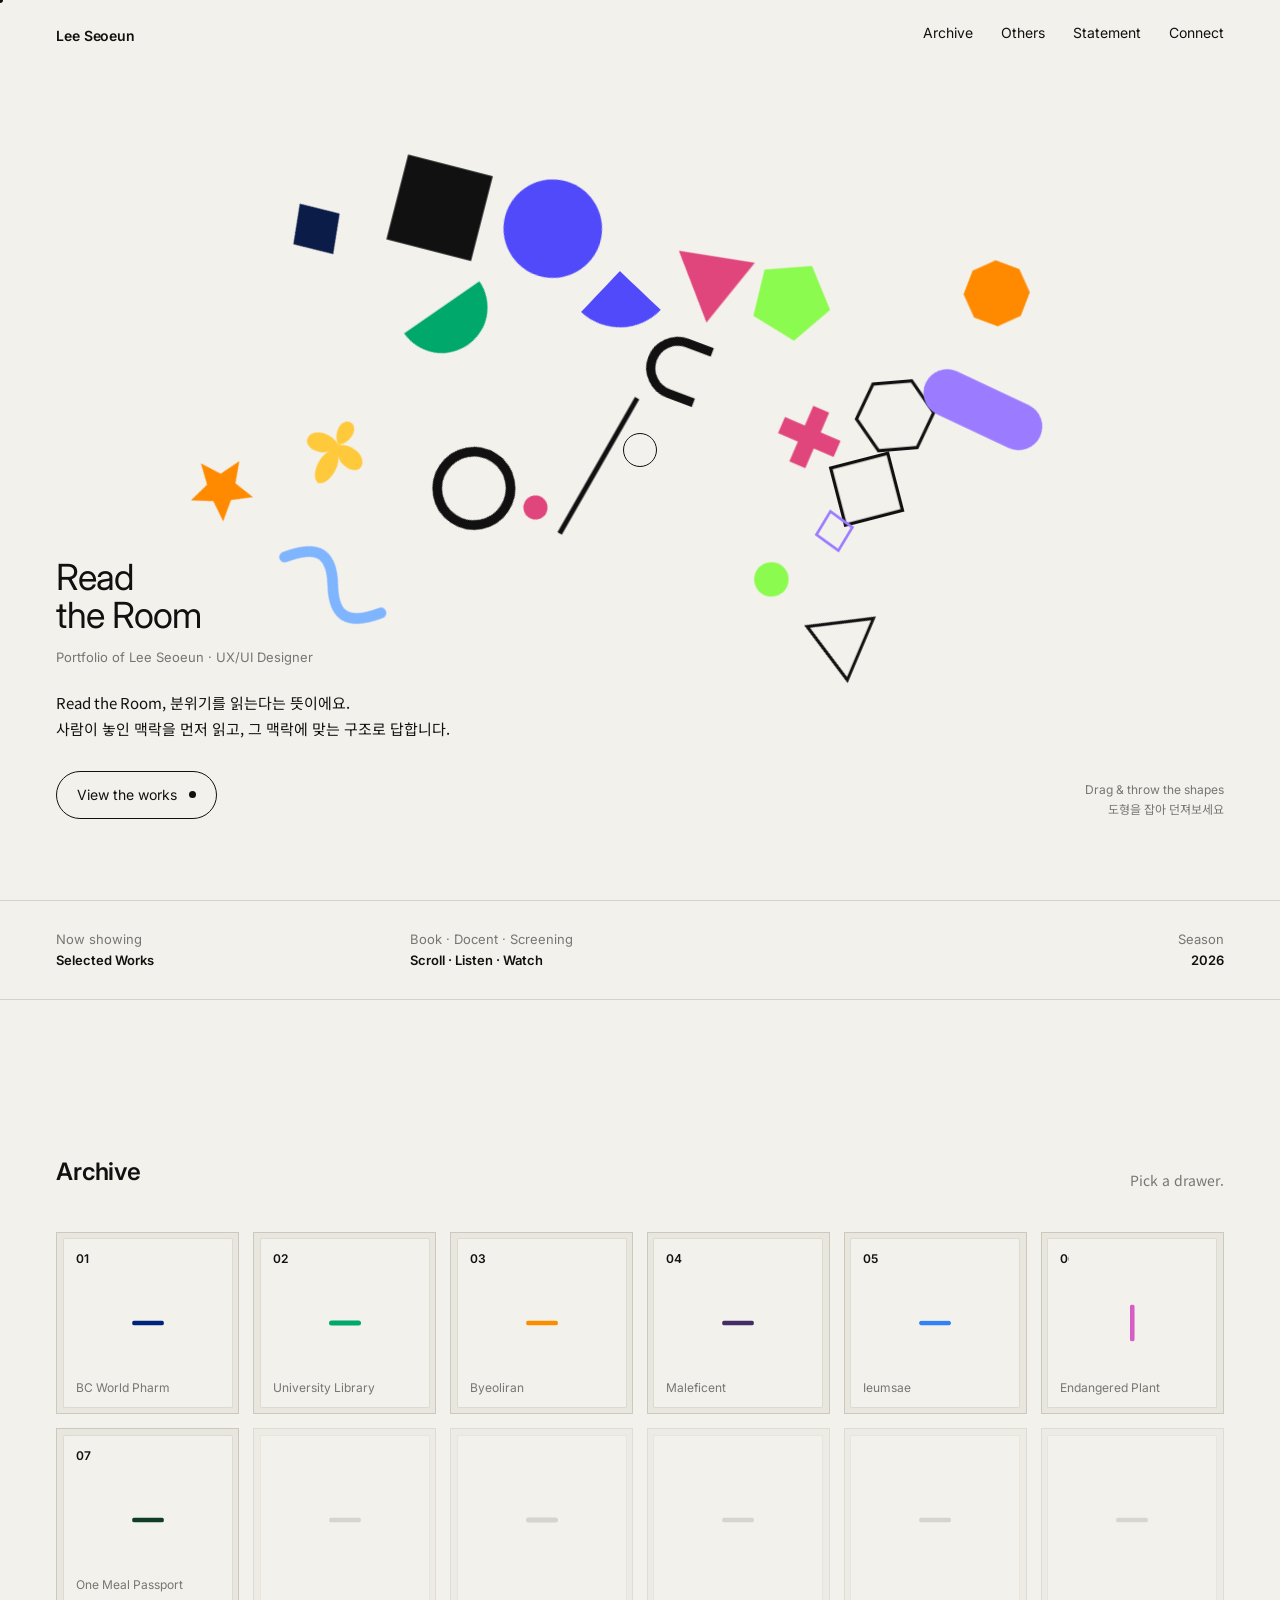
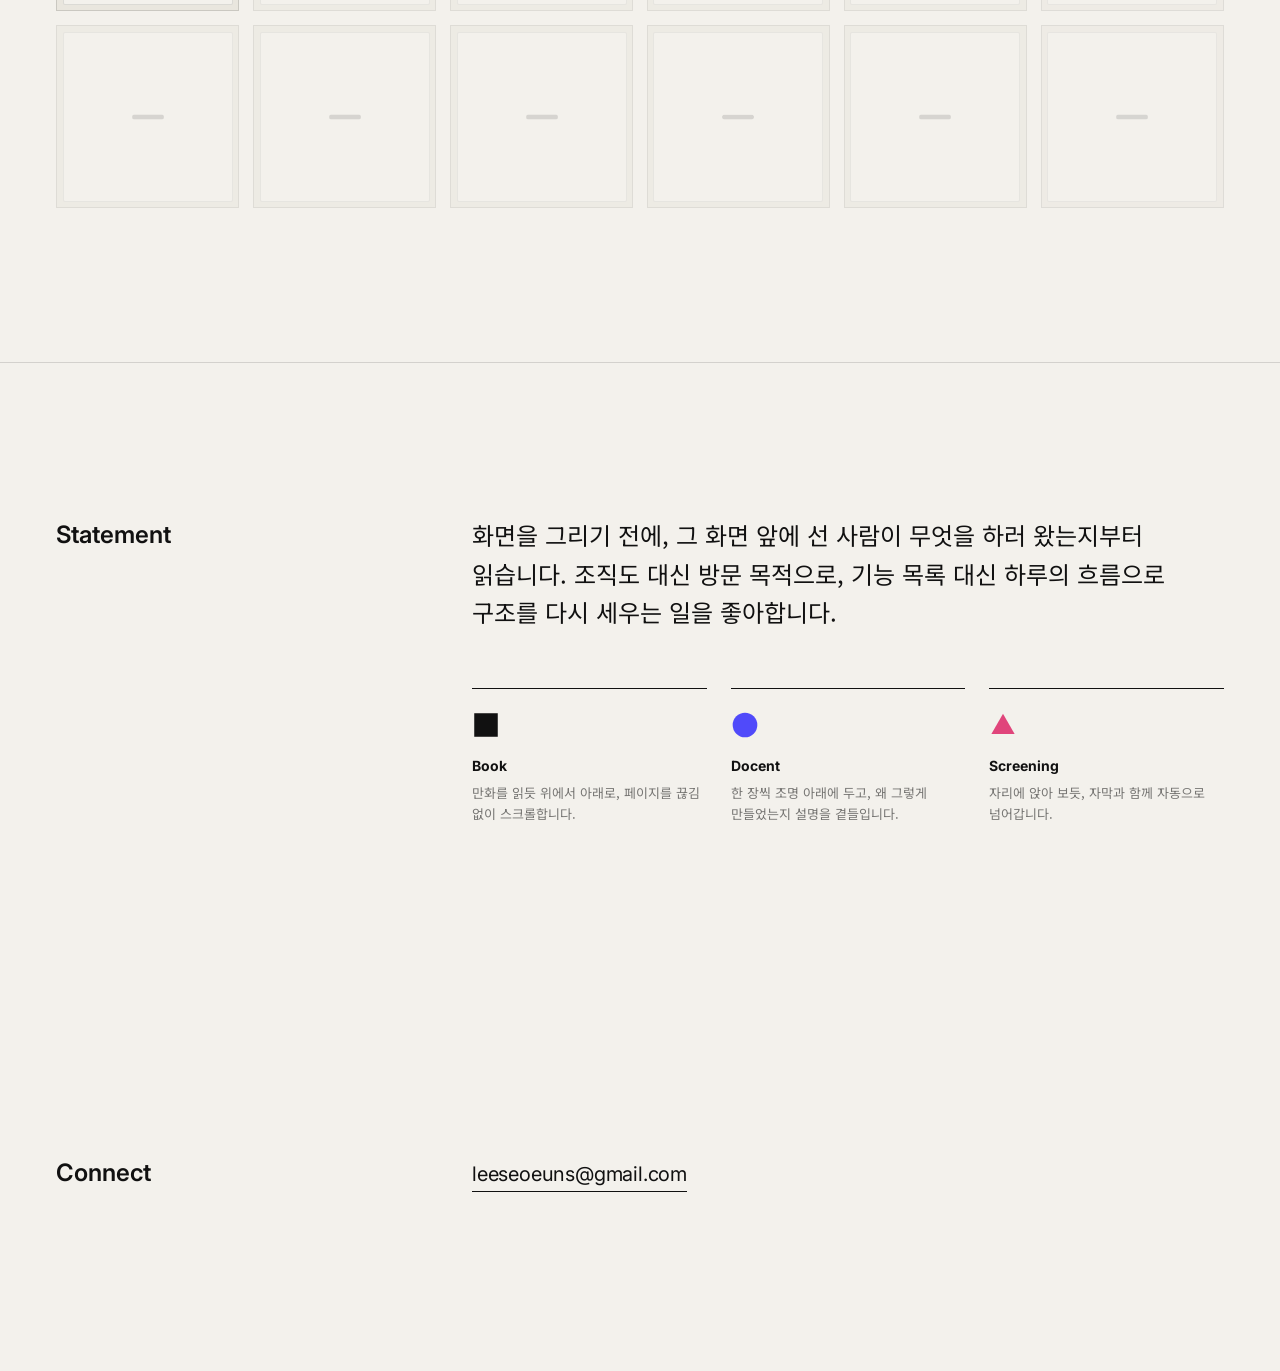
<file: index.html>
<!doctype html>
<html lang="ko">
<head>
<meta charset="utf-8">
<meta name="viewport" content="width=device-width,initial-scale=1">
<title>Read the Room — Lee Seoeun</title>
<meta name="description" content="UX/UI designer Lee Seoeun's portfolio — read, listen to, and watch each project.">
<meta property="og:type" content="website">
<meta property="og:site_name" content="Lee Seoeun Portfolio">
<meta property="og:title" content="Read the Room — Lee Seoeun">
<meta property="og:description" content="이서은 UX/UI 포트폴리오 — 보고, 읽고, 시청하는 작업물">
<meta property="og:url" content="https://leeseoeuns.github.io/">
<meta property="og:image" content="https://leeseoeuns.github.io/assets/og.png?v=3">
<meta property="og:image:width" content="1200"><meta property="og:image:height" content="630">
<meta name="twitter:card" content="summary_large_image">
<meta name="twitter:image" content="https://leeseoeuns.github.io/assets/og.png?v=3">
<link rel="preconnect" href="https://fonts.googleapis.com"><link rel="preconnect" href="https://fonts.gstatic.com" crossorigin>
<link href="https://fonts.googleapis.com/css2?family=Inter:wght@400;500;600&family=Noto+Sans+KR:wght@400;500;600&display=swap" rel="stylesheet">
<script>try{var c=JSON.parse(sessionStorage.getItem("curtain")||"null");if(c&&c.m==="w"){document.documentElement.classList.add("arr-w");document.documentElement.style.setProperty("--arr",c.c||"#111")}}catch(e){}</script>
<link rel="stylesheet" href="css/style.css?v=1104m">
<link rel="icon" href="data:image/svg+xml,%3Csvg xmlns='http://www.w3.org/2000/svg' viewBox='0 0 100 100'%3E%3Ccircle cx='50' cy='50' r='44' fill='%23504AFA'/%3E%3C/svg%3E">
</head>
<body>
<nav class="nav" id="nav">
  <a class="brand link" href="#profile" id="brand" data-text="Lee Seoeun" aria-haspopup="dialog"><span>Lee Seoeun</span></a>
  <ul>
    <li><a class="link" href="#archive" data-text="Archive"><span>Archive</span></a></li>
    <li><a class="link" href="others.html" data-go data-text="Others"><span>Others</span></a></li>
    <li><a class="link" href="#statement" data-text="Statement"><span>Statement</span></a></li>
    <li><a class="link" href="#contact" data-text="Connect"><span>Connect</span></a></li>
  </ul>
</nav>

<div class="loader" id="loader" aria-hidden="true"><span class="say" id="say">Reading the room…</span><span class="count" id="count">000</span></div>

<header class="hero" id="top">
  <div class="field" id="field"></div>
  <div class="hero-copy">
    <h1 class="title"><span class="w"><i>Read</i></span><br><span class="w"><i style="transition-delay:.08s">the Room</i></span></h1>
    <p class="eyebrow reveal d1">Portfolio of Lee Seoeun · UX/UI Designer</p>
    <p class="intro reveal d1"><span lang="en">Read the Room</span>, 분위기를 읽는다는 뜻이에요.<br>사람이 놓인 맥락을 먼저 읽고, 그 맥락에 맞는 구조로 답합니다.</p>
    <a class="pill reveal d2" href="#archive" id="enter">View the works <i class="dot"></i></a>
  </div>
  <p class="hint reveal d3">Drag & throw the shapes<br><span class="kr">도형을 잡아 던져보세요</span></p>
</header>

<section class="strip">
  <div><span>Now showing</span><b>Selected Works</b></div>
  <div><span>Book · Docent · Screening</span><b>Scroll · Listen · Watch</b></div>
  <div class="r"><span>Season</span><b>2026</b></div>
</section>

<section class="section" id="archive">
  <div class="sec-head">
    <h2>Archive</h2>
    <p>Pick a drawer.</p>
  </div>
  <div class="cabinet" id="cabinet"></div>
</section>

<section class="section statement" id="statement">
  <h2>Statement</h2>
  <div>
    <p class="body">화면을 그리기 전에, 그 화면 앞에 선 사람이 무엇을 하러 왔는지부터 읽습니다. 조직도 대신 방문 목적으로, 기능 목록 대신 하루의 흐름으로 구조를 다시 세우는 일을 좋아합니다.</p>
    <div class="modes">
      <div class="mode-card"><div class="sh" data-shape="square"></div><b>Book</b><p>만화를 읽듯 위에서 아래로, 페이지를 끊김 없이 스크롤합니다.</p></div>
      <div class="mode-card"><div class="sh" data-shape="circle"></div><b>Docent</b><p>한 장씩 조명 아래에 두고, 왜 그렇게 만들었는지 설명을 곁들입니다.</p></div>
      <div class="mode-card"><div class="sh" data-shape="triangle"></div><b>Screening</b><p>자리에 앉아 보듯, 자막과 함께 자동으로 넘어갑니다.</p></div>
    </div>
  </div>
</section>

<section class="section connect" id="contact">
  <h2>Connect</h2>
  <div class="contacts">
    <a class="mail link" href="https://mail.google.com/mail/?view=cm&amp;fs=1&amp;to=leeseoeuns@gmail.com" target="_blank" rel="noopener" data-text="leeseoeuns@gmail.com"><span>leeseoeuns@gmail.com</span></a>
  </div>
</section>

<!-- Profile (opens from the name) -->
<div class="profile" id="profile" role="dialog" aria-modal="true" aria-label="Profile" hidden>
  <div class="pf-top"><span class="brand">Lee Seoeun</span><button class="pill" id="pfClose">Close</button></div>
  <div class="pf-body">
    <div class="pf-left">
      <p class="pf-k">Profile</p>
      <h2 class="kr">이서은</h2>
      <p class="pf-role">Lee Seoeun · UX/UI Designer</p>
      <p class="pf-lead kr">사람이 놓인 맥락을 먼저 읽고,<br>그 맥락에 맞는 구조로 답합니다.</p>
    </div>
    <div class="pf-right">
      <div><p class="pf-k">Education</p><p class="kr">건국대학교 커뮤니케이션디자인학과 24학번 · 3학년 재학 중</p></div>
      <div><p class="pf-k">Experience</p><ul class="pf-list kr"><li><em>2026</em>비씨월드제약 일경험 프로젝트 — 국·영문 공식 홈페이지 리디자인</li><li><em>2026</em>서울시 빅데이터 경진대회 — 창업 부문 공모전 참가</li></ul></div>
      <div><p class="pf-k">Courses</p><ul class="pf-list kr"><li><em>2026</em>인터랙션 디자인 — 별이랑 프로젝트</li><li><em>2025</em>UI 인터페이스 — 모바일 · 웹 프로젝트</li><li><em>2025</em>UX 사용자 리서치 — 도서관 리디자인 프로젝트</li><li><em>2025</em>피그마 실무 교육 — 홍익대학교 피그마 실무 툴 수강</li></ul></div>
      <div><p class="pf-k">Languages</p><ul class="pf-lang"><li><span>Korean</span><i style="--v:1"></i></li><li><span>Japanese</span><i style="--v:.55"></i></li><li><span>English</span><i style="--v:.2"></i></li></ul></div>
      <div><p class="pf-k">Tools</p><div class="tools"><span>Figma</span><span>Photoshop</span><span>Illustrator</span><span>InDesign</span><span>After Effects</span><span>Claude</span><span>ChatGPT</span><span>Gemini</span><span>Midjourney</span></div></div>
      <div><p class="pf-k">Contact</p><a class="link pf-mail" href="https://mail.google.com/mail/?view=cm&amp;fs=1&amp;to=leeseoeuns@gmail.com" target="_blank" rel="noopener" data-text="leeseoeuns@gmail.com"><span>leeseoeuns@gmail.com</span></a></div>
    </div>
  </div>
</div>

<script src="js/shapes.js?v=1104m"></script>
<script src="js/common.js?v=1104m"></script>
<script src="js/data.js?v=1104m"></script>
<script src="js/lobby.js?v=1104m"></script>
</body>
</html>
</file>
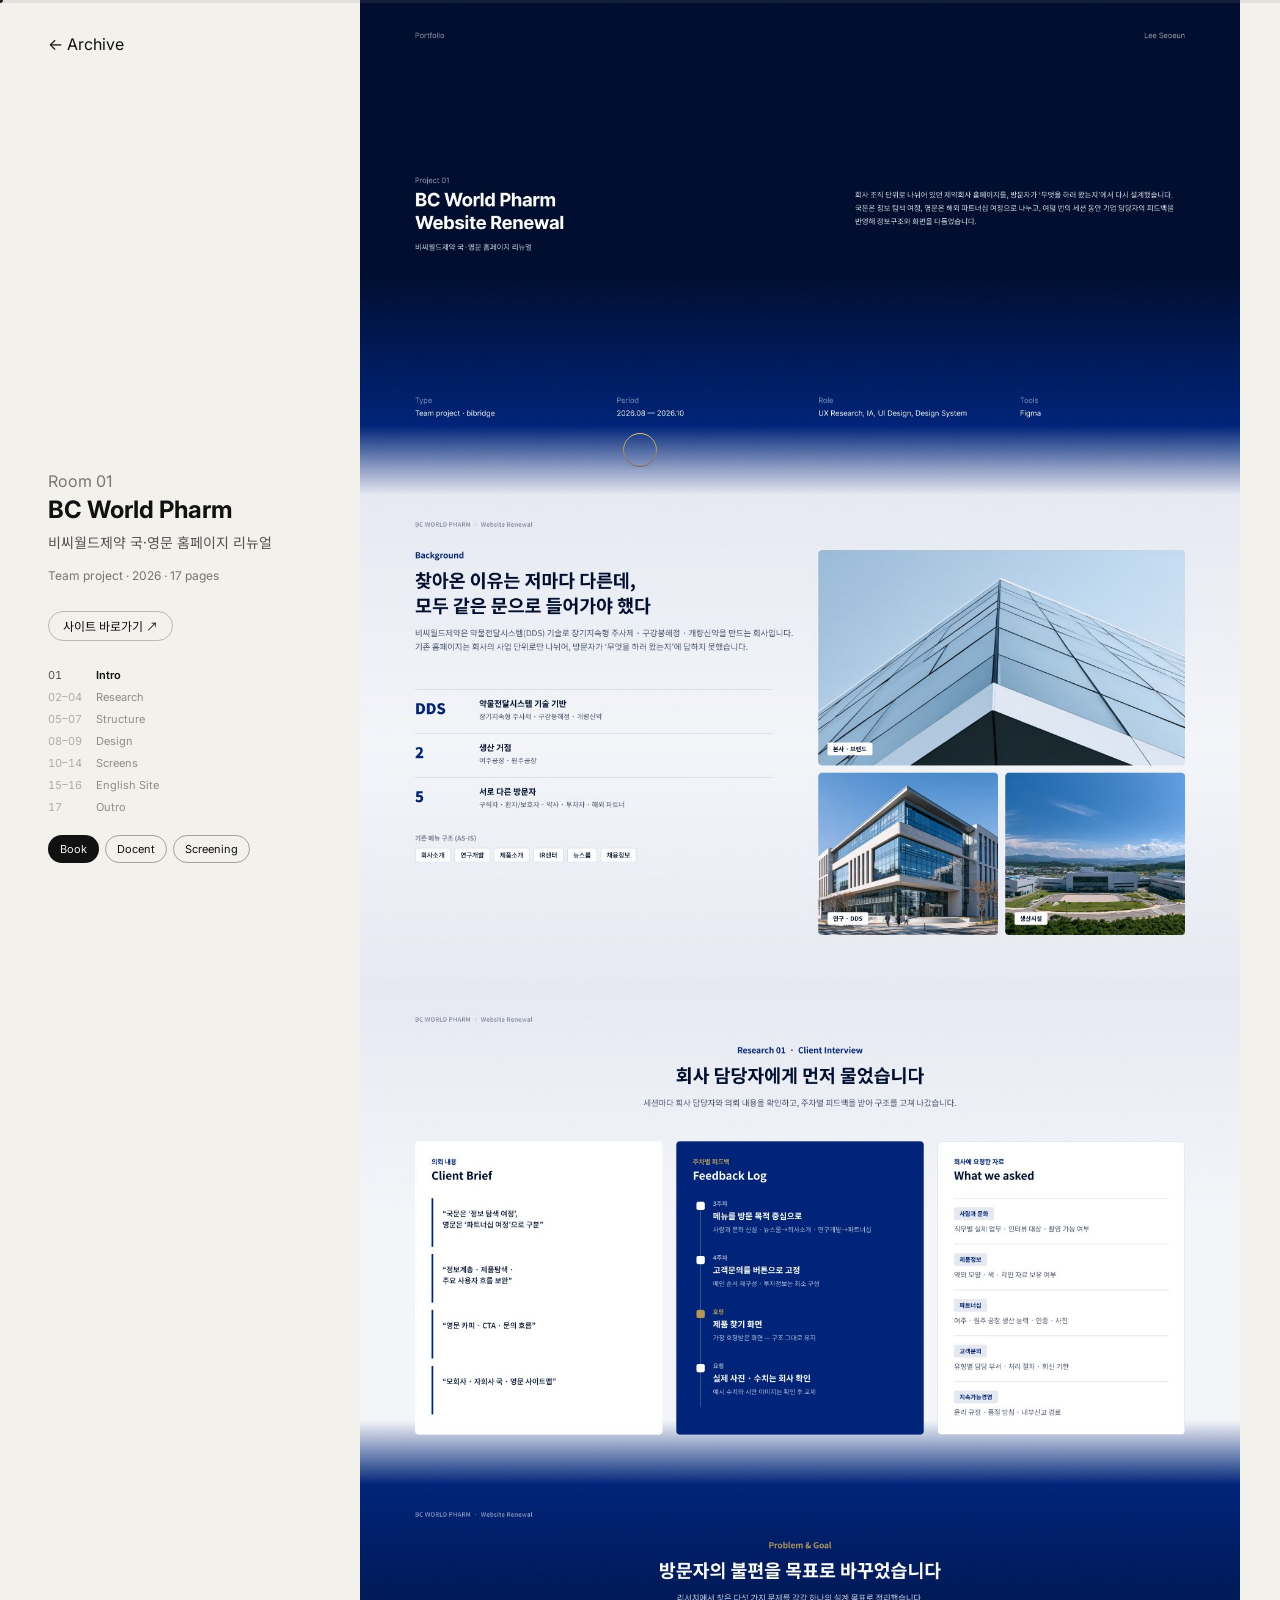
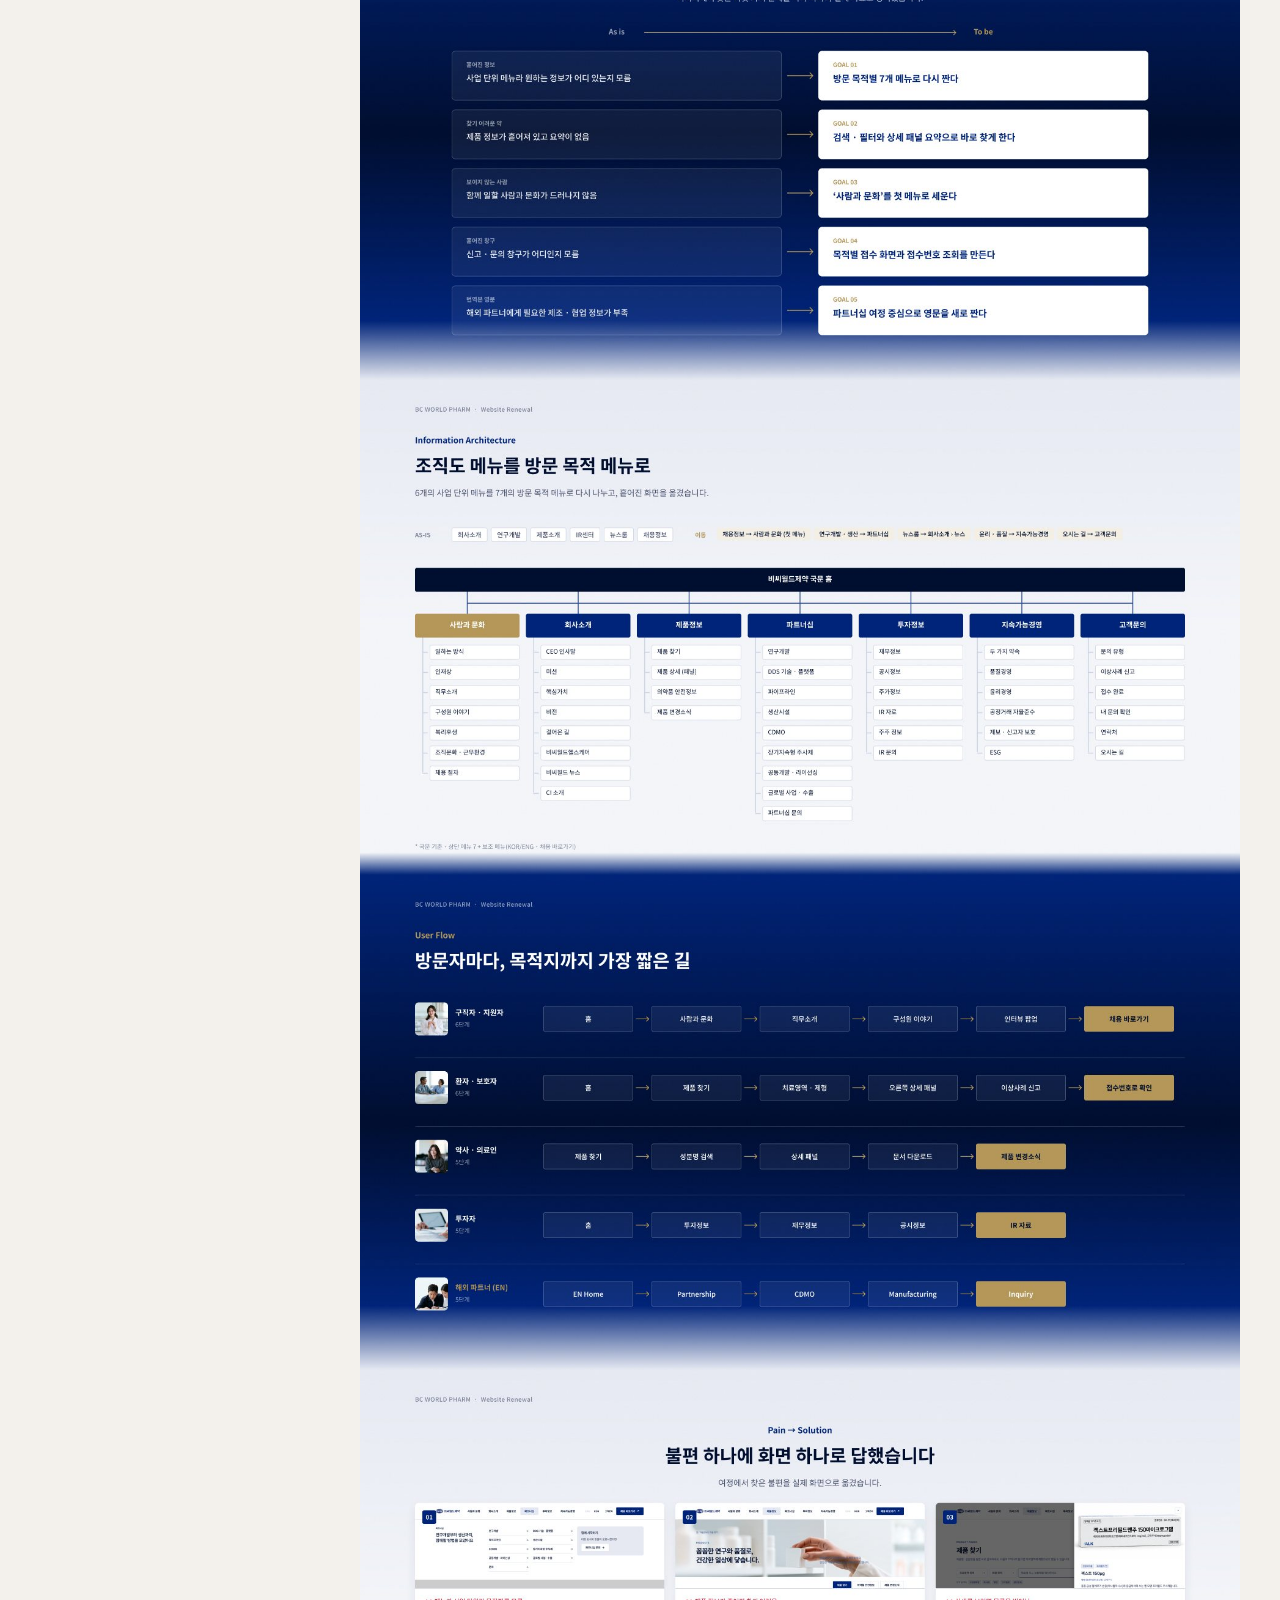
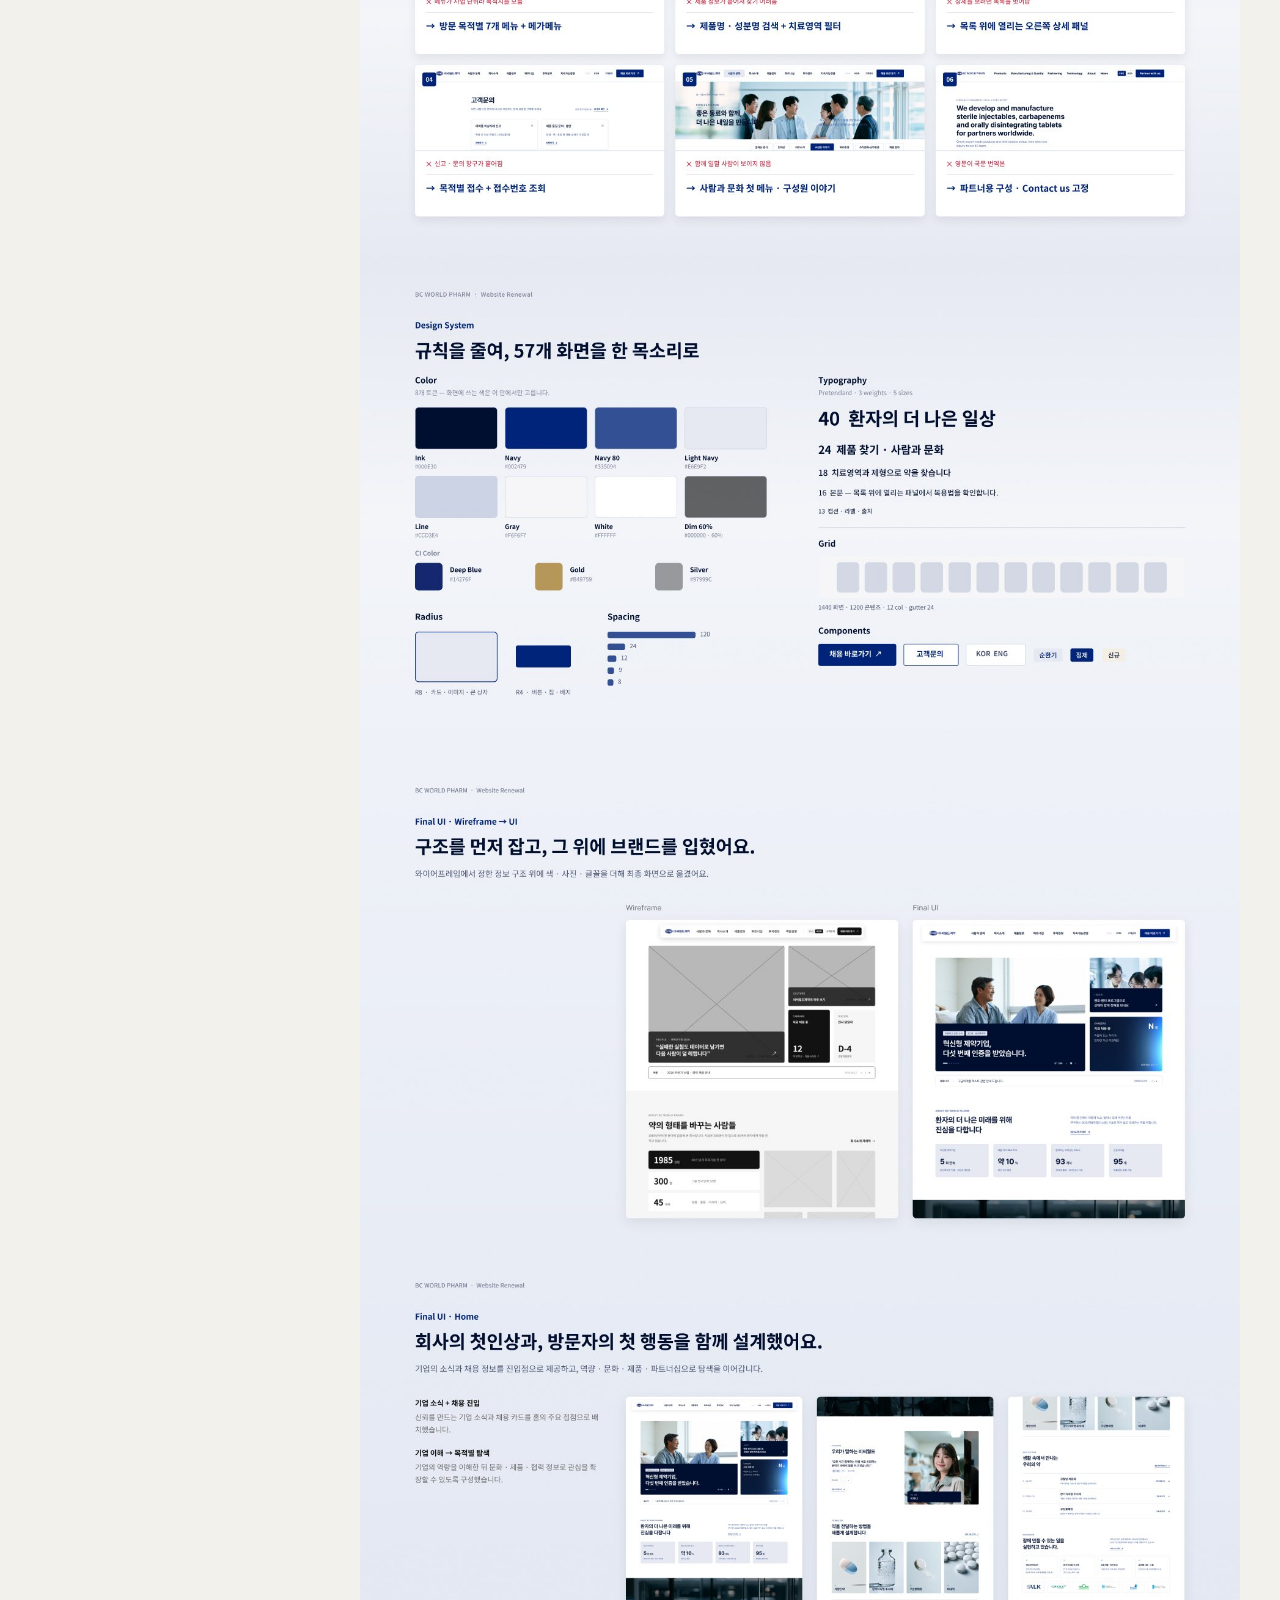
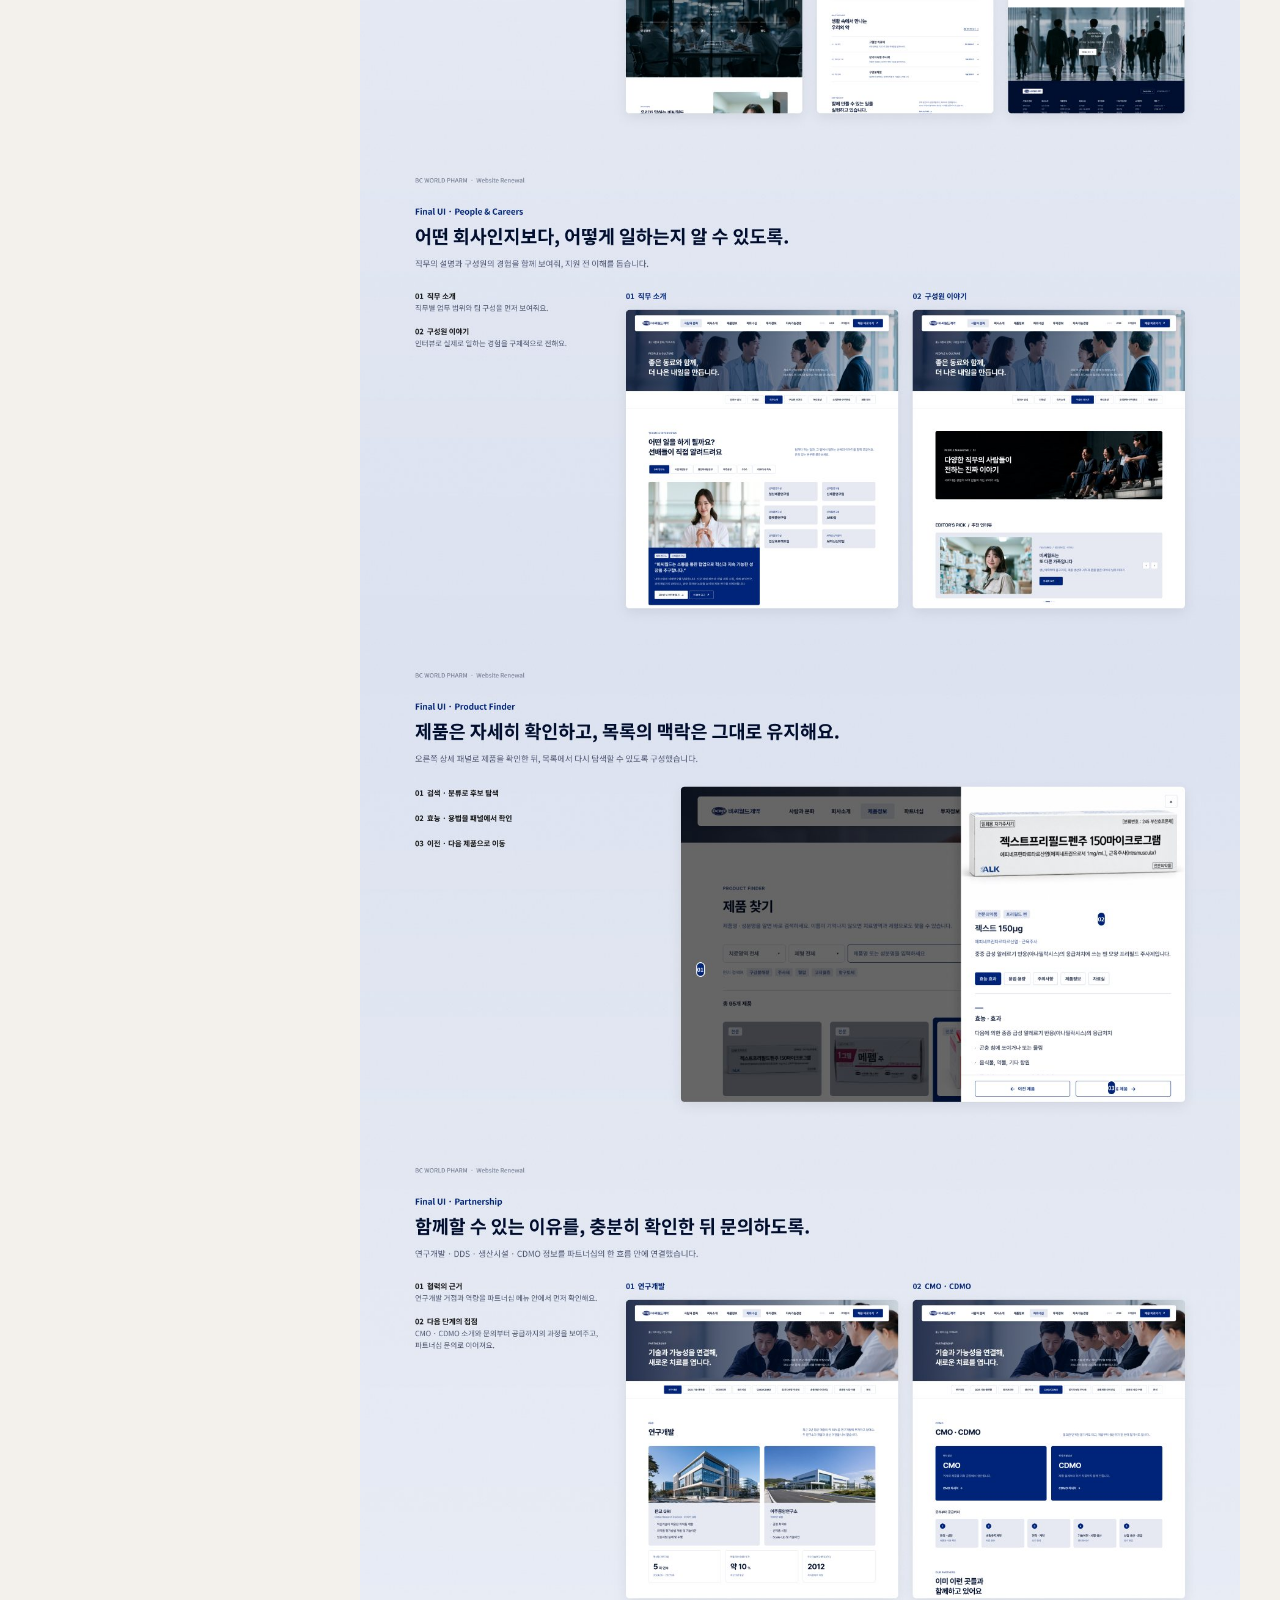
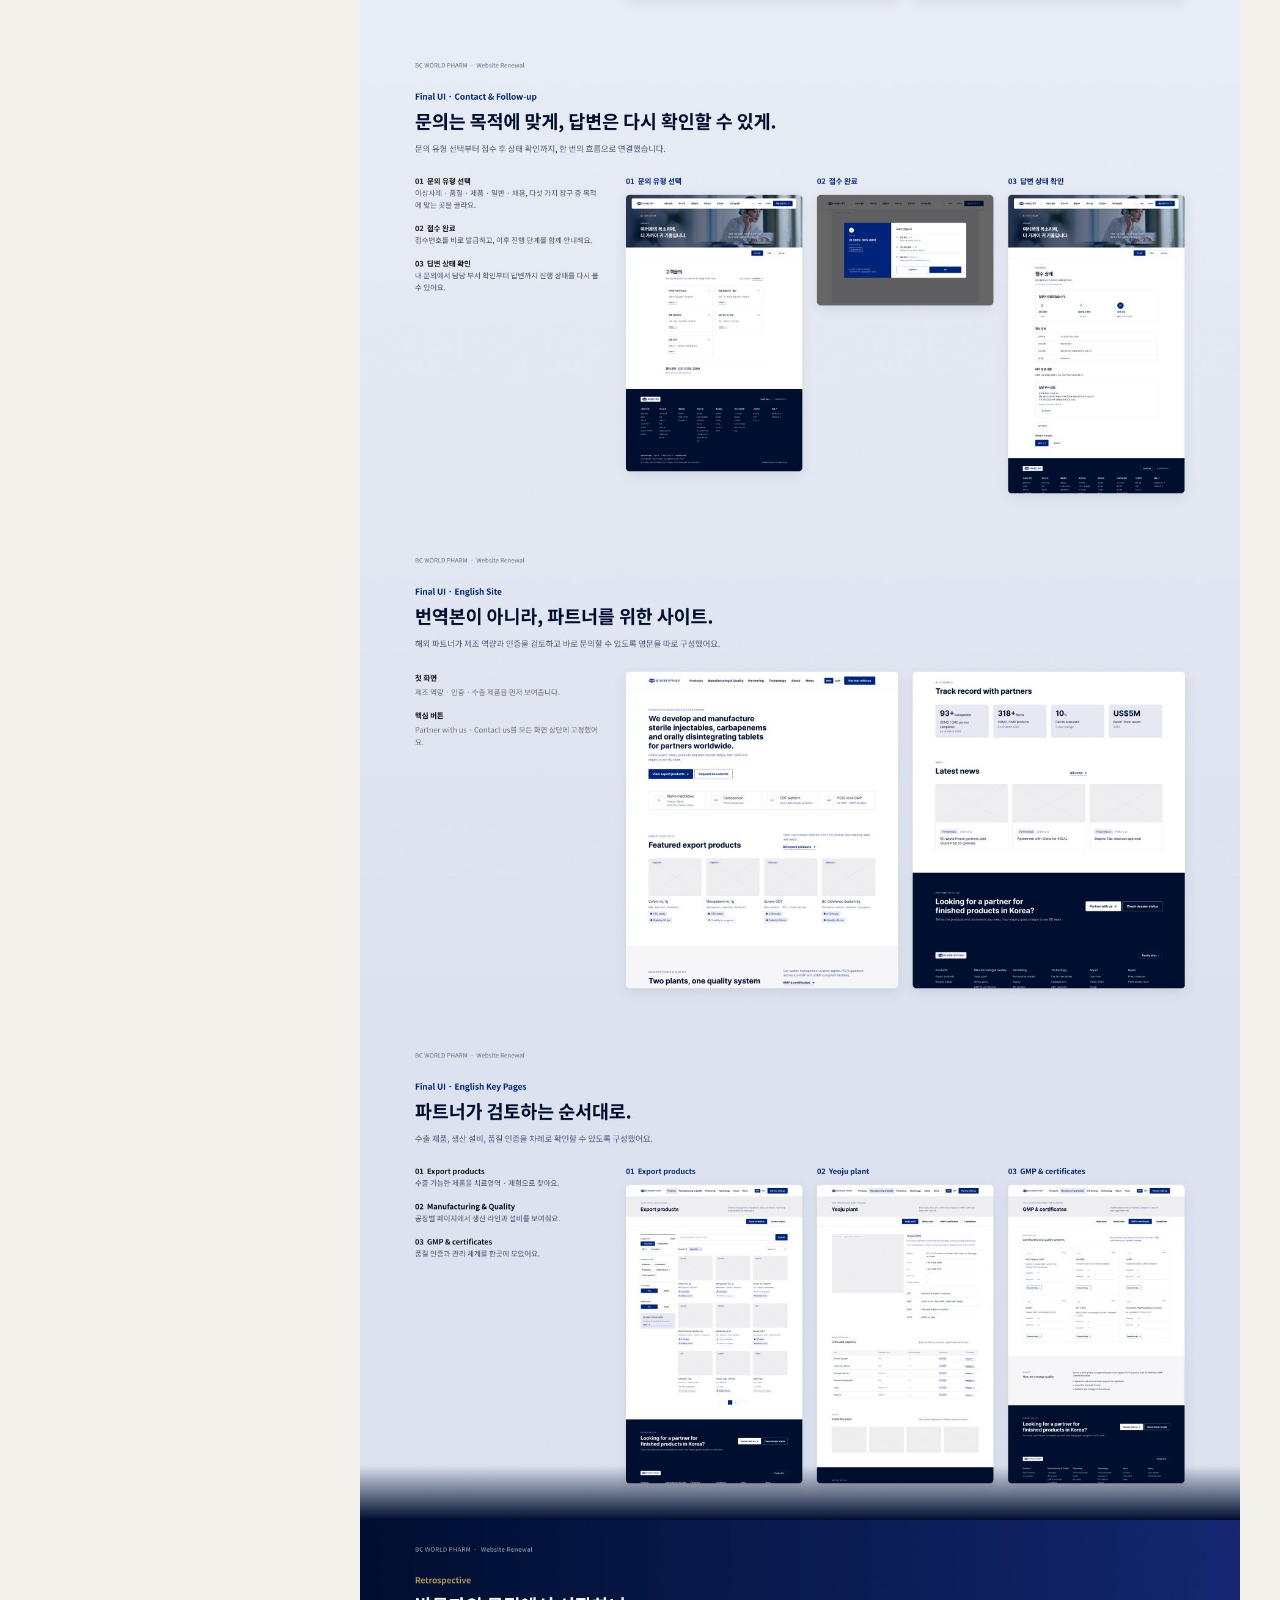
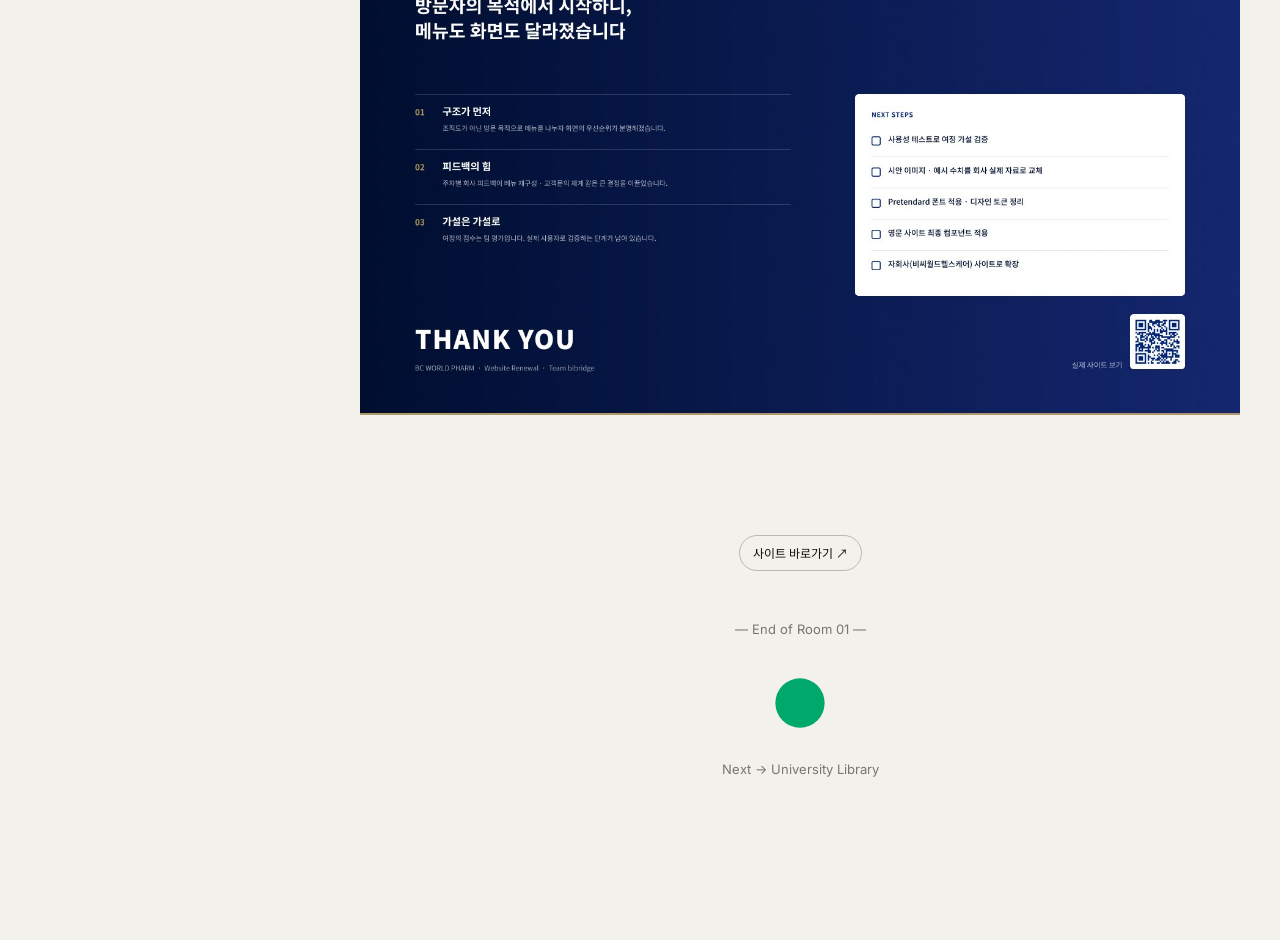
<file: room.html>
<!doctype html>
<html lang="ko" class="room">
<head>
<meta charset="utf-8">
<meta name="viewport" content="width=device-width,initial-scale=1">
<title>Room — Lee Seoeun</title>
<meta property="og:type" content="website">
<meta property="og:site_name" content="Lee Seoeun Portfolio">
<meta property="og:title" content="Read the Room — Lee Seoeun">
<meta property="og:description" content="이서은 UX/UI 포트폴리오 — 보고, 읽고, 시청하는 작업물">
<meta property="og:url" content="https://leeseoeuns.github.io/">
<meta property="og:image" content="https://leeseoeuns.github.io/assets/og.png?v=3">
<meta property="og:image:width" content="1200"><meta property="og:image:height" content="630">
<meta name="twitter:card" content="summary_large_image">
<meta name="twitter:image" content="https://leeseoeuns.github.io/assets/og.png?v=3">
<link rel="preconnect" href="https://fonts.googleapis.com"><link rel="preconnect" href="https://fonts.gstatic.com" crossorigin>
<link href="https://fonts.googleapis.com/css2?family=Inter:wght@400;500;600&family=Noto+Sans+KR:wght@400;500;600&display=swap" rel="stylesheet">
<script>try{var c=JSON.parse(sessionStorage.getItem("curtain")||"null");if(c&&c.m==="w"){document.documentElement.classList.add("arr-w");document.documentElement.style.setProperty("--arr",c.c||"#111")}}catch(e){}</script>
<link rel="stylesheet" href="css/style.css?v=1104m">
<link rel="icon" href="data:image/svg+xml,%3Csvg xmlns='http://www.w3.org/2000/svg' viewBox='0 0 100 100'%3E%3Ccircle cx='50' cy='50' r='44' fill='%23504AFA'/%3E%3C/svg%3E">
</head>
<body>
<div class="progress"><i id="bar"></i></div>

<aside class="side">
  <a class="back link" href="index.html#archive" data-go data-text="← Archive"><span>← Archive</span></a>
  <div>
    <p class="room-no" id="roomNo"></p>
    <h1 id="roomEn"></h1>
    <p class="ko" id="roomKo"></p>
  </div>
  <p class="meta" id="roomMeta"></p>
  <a class="pill live kr" id="roomLink" target="_blank" rel="noopener" hidden>사이트 바로가기 ↗</a>
  <ol class="chapters" id="chapters"></ol>
  <div class="modebar">
    <button class="pill is-on" data-mode="book">Book</button>
    <button class="pill" data-mode="docent">Docent <i class="dot"></i></button>
    <button class="pill" data-mode="screening">Screening <i class="dot"></i></button>
  </div>
</aside>

<main class="read">
  <div class="book" id="book"></div>
  <div class="end">
    <a class="pill live kr" id="roomLink2" target="_blank" rel="noopener" hidden>사이트 바로가기 ↗</a>
    <small id="endTxt"></small>
    <a class="next-room" id="nextRoom" data-go></a>
  </div>
</main>

<!-- Docent: one page under the light, with a guide's voice -->
<section class="overlay docent" id="docent" aria-label="Docent mode">
  <div class="ov-top"><span class="ttl" id="dTitle"></span><span style="display:flex;gap:10px"><button class="pill voice" id="voice" aria-label="읽어주기 목소리 켜기/끄기"><svg viewBox="0 0 16 16" aria-hidden="true"><path d="M2 6h3l4-3v10l-4-3H2z" fill="currentColor"/><path class="w" d="M11 5.5c1 .8 1 4.2 0 5M12.8 3.8c2 1.7 2 6.7 0 8.4" fill="none" stroke="currentColor" stroke-width="1.3" stroke-linecap="round"/></svg><span class="vt">목소리 켜짐</span></button><button class="pill" data-close>Close</button></span></div>
  <div class="stage"><img id="dImg" alt=""></div>
  <div class="panel">
    <span class="cnt" id="dCnt"></span>
    <h3 id="dHead"></h3>
    <p id="dBody"></p>
  </div>
  <div class="ctrl"><button class="prev" id="dPrev">← Prev</button><div class="track"><i id="dTrack"></i></div><button class="nextb" id="dNext">Next →</button></div>
</section>

<!-- Screening: sit back, it plays -->
<section class="overlay screening" id="screening" aria-label="Screening mode">
  <div class="ov-top"><span class="ttl" id="sTitle"></span><button class="pill" data-close>Close</button></div>
  <div class="screen" id="screen"></div>
  <p class="sub" id="sub"><span></span></p>
  <div class="segs" id="segs"></div>
  <div class="scr-info"><span id="sNow"></span><button id="sPlay">❚❚ Pause</button></div>
  <div class="fin" id="fin"><h4>Fin.</h4><a class="pill" id="finNext" data-go style="border-color:#fff;color:#fff"></a><button class="pill" id="finAgain" style="border-color:rgba(255,255,255,.5);color:#fff">Replay</button></div>
</section>

<script src="js/shapes.js?v=1104m"></script>
<script src="js/common.js?v=1104m"></script>
<script src="js/data.js?v=1104m"></script>
<script src="js/room.js?v=1104m"></script>
</body>
</html>
</file>
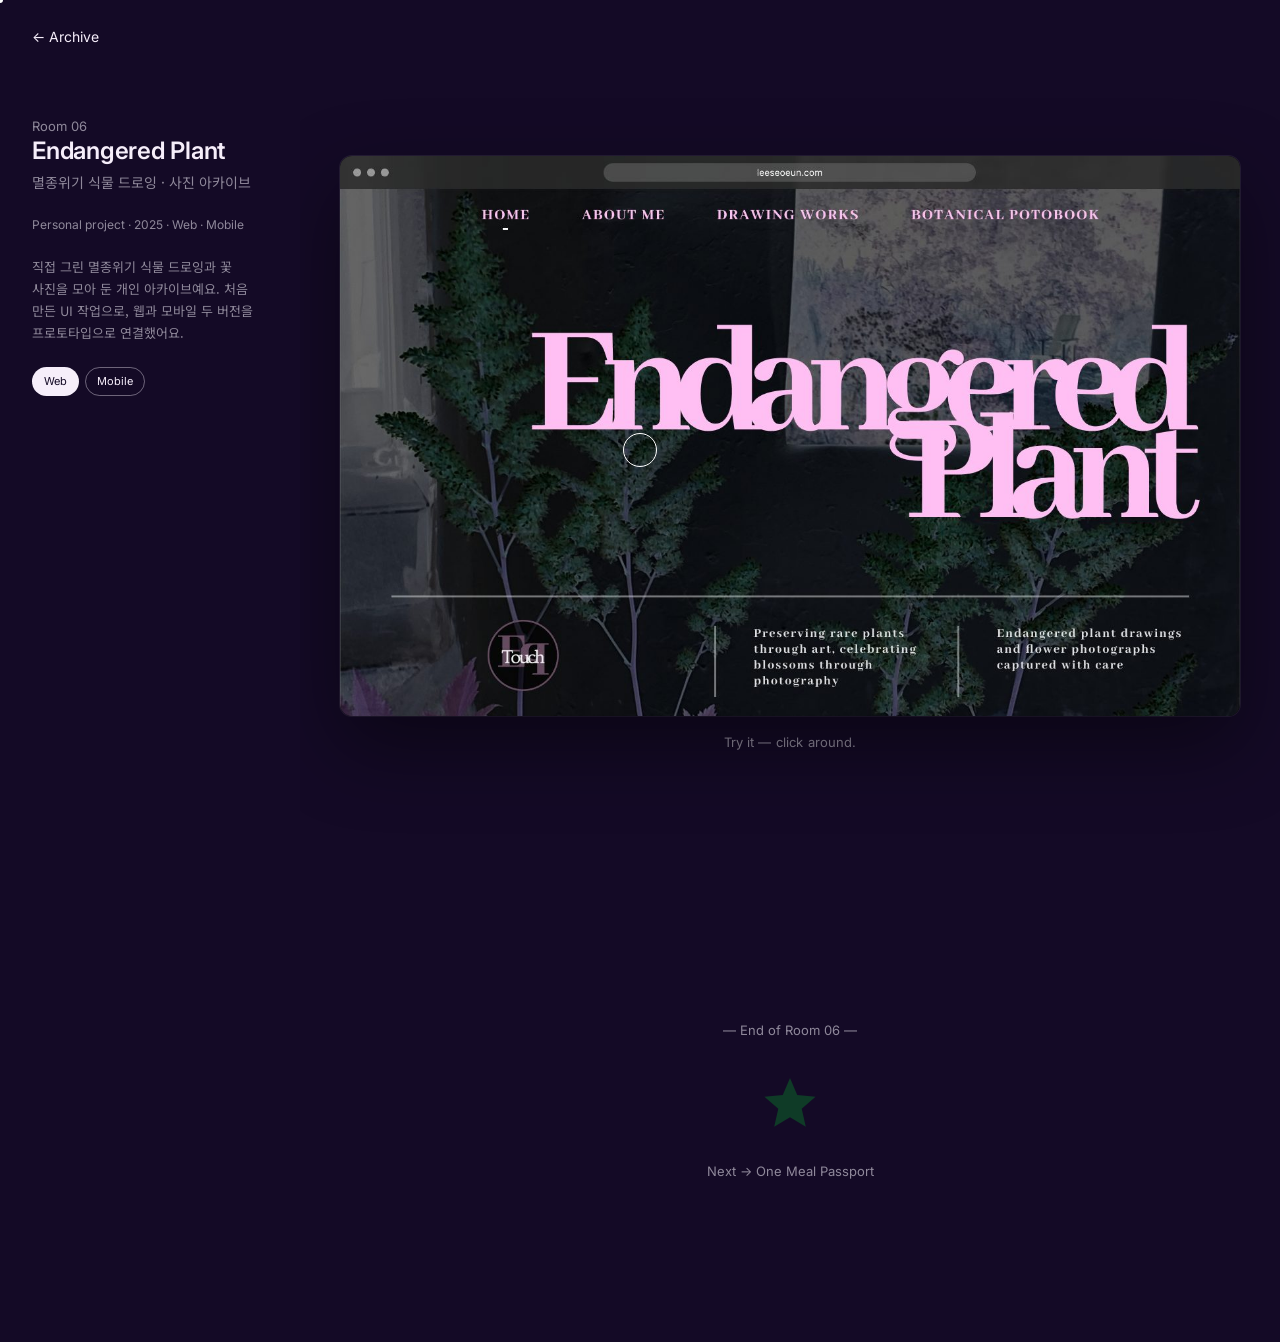
<file: try.html>
<!doctype html>
<html lang="ko" class="room dark try">
<head>
<meta charset="utf-8">
<meta name="viewport" content="width=device-width,initial-scale=1">
<title>Room — Lee Seoeun</title>
<meta property="og:type" content="website">
<meta property="og:title" content="Read the Room — Lee Seoeun">
<meta property="og:image" content="https://leeseoeuns.github.io/assets/og.png?v=3">
<link rel="preconnect" href="https://fonts.googleapis.com"><link rel="preconnect" href="https://fonts.gstatic.com" crossorigin>
<link href="https://fonts.googleapis.com/css2?family=Inter:wght@400;500;600&family=Noto+Sans+KR:wght@400;500;600&display=swap" rel="stylesheet">
<script>try{var c=JSON.parse(sessionStorage.getItem("curtain")||"null");if(c&&c.m==="w"){document.documentElement.classList.add("arr-w");document.documentElement.style.setProperty("--arr",c.c||"#111")}}catch(e){}</script>
<link rel="stylesheet" href="css/style.css?v=1104m">
<link rel="icon" href="data:image/svg+xml,%3Csvg xmlns='http://www.w3.org/2000/svg' viewBox='0 0 100 100'%3E%3Ccircle cx='50' cy='50' r='44' fill='%23504AFA'/%3E%3C/svg%3E">
</head>
<body>
<aside class="side">
  <a class="back link" href="index.html#archive" data-go data-text="← Archive"><span>← Archive</span></a>
  <div>
    <p class="room-no" id="roomNo"></p>
    <h1 id="roomEn"></h1>
    <p class="ko" id="roomKo"></p>
  </div>
  <p class="meta" id="roomMeta"></p>
  <p class="try-lead kr" id="lead"></p>
  <div class="modebar">
    <button class="pill" data-v="web">Web</button>
    <button class="pill" data-v="mobile">Mobile</button>
  </div>
</aside>

<main class="read">
  <section class="try-stage">
    <div class="device" id="device"><div class="d-load"><span></span></div></div>
    <p class="try-hint" id="hint">Try it — click around.</p>
  </section>
  <div class="end">
    <small id="endTxt"></small>
    <a class="next-room" id="nextRoom" data-go></a>
  </div>
</main>

<script src="js/shapes.js?v=1104m"></script>
<script src="js/common.js?v=1104m"></script>
<script src="js/data.js?v=1104m"></script>
<script src="js/proto.js?v=1104m"></script>
<script src="js/try.js?v=1104m"></script>
</body>
</html>
</file>
<file: css/style.css>
/* Read the Room — Lee Seoeun portfolio */
:root{
  --paper:#F3F1EC; --paper-2:#E9E6DE; --ink:#111111; --mute:rgba(17,17,17,.55); --line:rgba(17,17,17,.14);
  --accent:#504AFA; --cavity:#24221E;
  --ease:cubic-bezier(.22,1,.36,1); --spring:cubic-bezier(.34,1.56,.64,1); --io:cubic-bezier(.65,0,.35,1);
  --sans:"Inter","Noto Sans KR",system-ui,-apple-system,sans-serif; --kr:"Noto Sans KR","Inter",sans-serif;
  --gutter:clamp(16px,4.4vw,64px);
}
*{box-sizing:border-box;margin:0;padding:0}
html{-webkit-text-size-adjust:100%;scroll-behavior:auto}
body{background:var(--paper);color:var(--ink);font-family:var(--sans);font-size:15px;line-height:1.6;-webkit-font-smoothing:antialiased;overflow-x:hidden;word-break:keep-all}
a{color:inherit;text-decoration:none}
button{font:inherit;color:inherit;background:none;border:0;cursor:pointer}
img{display:block;max-width:100%}
.kr{font-family:var(--kr)}
::selection{background:var(--ink);color:var(--paper)}
:focus-visible{outline:2px solid var(--accent);outline-offset:3px}

/* ---------- cursor ---------- */
.cursor,.cursor-dot{position:fixed;left:0;top:0;pointer-events:none;z-index:999;border-radius:50%;mix-blend-mode:difference}
.cursor{width:34px;height:34px;margin:-17px 0 0 -17px;border:1px solid #fff;transition:width .35s var(--ease),height .35s var(--ease),margin .35s var(--ease),background .3s}
.cursor-dot{width:6px;height:6px;margin:-3px 0 0 -3px;background:#fff}
.cursor.is-hover{width:64px;height:64px;margin:-32px 0 0 -32px;background:#fff}
.cursor.is-grab{width:20px;height:20px;margin:-10px 0 0 -10px;background:#fff}
@media (hover:none){.cursor,.cursor-dot{display:none}}

/* ---------- page curtain ---------- */
.curtain{position:fixed;inset:0;z-index:900;background:var(--ink);transform:translateY(100%);pointer-events:none}
.curtain.in{animation:curtainIn .7s var(--io) forwards}
.curtain.out{transform:translateY(0);animation:curtainOut .8s var(--io) .05s forwards}
@keyframes curtainIn{from{transform:translateY(100%)}to{transform:translateY(0)}}
@keyframes curtainOut{from{transform:translateY(0)}to{transform:translateY(-100%)}}

/* ---------- nav ---------- */
.nav{position:fixed;top:0;left:0;right:0;z-index:50;display:flex;justify-content:space-between;align-items:center;padding:24px var(--gutter);font-size:14px;mix-blend-mode:normal;transition:transform .6s var(--ease),opacity .6s}
.nav .brand{font-weight:600;letter-spacing:-.01em}
.nav ul{display:flex;gap:28px;list-style:none}
.link{position:relative;display:inline-block;overflow:hidden;line-height:1.3}
.link span{display:block;transition:transform .45s var(--ease) .04s}
.link::after{content:attr(data-text);position:absolute;left:0;top:100%;transition:transform .45s var(--ease) .04s}
.link:hover span,.link:hover::after{transform:translateY(-100%)}
.nav.hide{transform:translateY(-110%)}

/* ---------- loader ---------- */
.loader{position:fixed;inset:0;z-index:60;display:flex;align-items:flex-end;justify-content:space-between;padding:var(--gutter);pointer-events:none}
.loader .count{font-size:13px;font-variant-numeric:tabular-nums;color:var(--mute)}
.loader .say{font-size:14px;letter-spacing:.01em}
.loader.done{opacity:0;transition:opacity .8s var(--ease)}

/* ---------- hero ---------- */
.hero{position:relative;height:100svh;min-height:600px;overflow:hidden}
.field{position:absolute;inset:0;touch-action:pan-y}
.shape{position:absolute;left:0;top:0;will-change:transform;cursor:grab;user-select:none;-webkit-user-select:none}
.shape svg{width:100%;height:100%;overflow:visible;display:block;pointer-events:none}
.shape.held{cursor:grabbing;filter:drop-shadow(0 18px 24px rgba(0,0,0,.18))}
.hero-copy{position:absolute;left:var(--gutter);right:var(--gutter);bottom:clamp(40px,9vh,96px);z-index:2;max-width:560px;pointer-events:none}
.hero-copy > *{pointer-events:auto}
.eyebrow{font-size:13px;color:var(--mute);margin-bottom:18px}
.title{font-size:36px;font-weight:400;line-height:1.08;letter-spacing:-.02em;margin-bottom:22px}
.title .w{display:inline-block;overflow:hidden;vertical-align:top}
.title .w i{display:inline-block;font-style:normal;transform:translateY(105%);transition:transform 1s var(--ease)}
.ready .title .w i{transform:none}
.intro{font-family:var(--kr);font-size:15px;line-height:1.75;margin-bottom:28px}
.hint{position:absolute;right:var(--gutter);bottom:clamp(40px,9vh,96px);z-index:2;font-size:12px;color:var(--mute);text-align:right;line-height:1.6}
.reveal{opacity:0;transform:translateY(14px);transition:opacity .9s var(--ease),transform .9s var(--ease)}
.ready .reveal{opacity:1;transform:none}
.ready .reveal.d1{transition-delay:.15s}.ready .reveal.d2{transition-delay:.3s}.ready .reveal.d3{transition-delay:.45s}.ready .reveal.d4{transition-delay:.6s}

/* pill button — hover fill wipes in with a short delay, press squashes */
.pill{position:relative;display:inline-flex;align-items:center;gap:12px;padding:12px 20px;border:1px solid var(--ink);border-radius:999px;font-size:14px;overflow:hidden;isolation:isolate;transition:color .35s var(--ease) .08s,transform .25s var(--spring)}
.pill::before{content:"";position:absolute;inset:0;background:var(--ink);border-radius:inherit;transform:translateY(102%);transition:transform .5s var(--ease) .08s;z-index:-1}
.pill .dot{width:7px;height:7px;border-radius:50%;background:currentColor;transition:transform .5s var(--spring) .08s}
.pill:hover{color:var(--paper)}
.pill:hover::before{transform:none}
.pill:hover .dot{transform:translateX(5px) scale(1.4)}
.pill:active{transform:scale(.95)}
.pill.is-on{background:var(--ink);color:var(--paper)}

/* ---------- strip ---------- */
.strip{display:grid;grid-template-columns:1fr 1.4fr 1fr;gap:24px;padding:28px var(--gutter);border-top:1px solid var(--line);border-bottom:1px solid var(--line);font-size:13px}
.strip b{display:block;font-weight:600}
.strip span{color:var(--mute)}
.strip .r{text-align:right}

/* ---------- archive cabinet ---------- */
.section{padding:clamp(80px,12vw,160px) var(--gutter)}
.sec-head{display:flex;justify-content:space-between;align-items:flex-end;gap:24px;margin-bottom:40px}
.sec-head h2{font-size:24px;font-weight:600;letter-spacing:-.01em}
.sec-head p{font-family:var(--kr);font-size:14px;color:var(--mute)}
.cabinet{display:grid;grid-template-columns:repeat(6,1fr);gap:14px;perspective:1400px}
.drawer{position:relative;aspect-ratio:1;background:var(--paper-2);border:1px solid var(--line);overflow:hidden;transform-style:preserve-3d;cursor:pointer;outline:none;
  opacity:0;transform:translateY(30px)}
.cabinet.in .drawer{opacity:1;transform:none;transition:opacity .8s var(--ease),transform .8s var(--ease);transition-delay:calc(var(--i)*28ms)}
.drawer .cavity{display:none}
.drawer .cover{position:absolute;left:12%;right:12%;top:20%;aspect-ratio:16/9;object-fit:cover;border-radius:2px;box-shadow:0 8px 18px rgba(0,0,0,.16);
  transform:translateY(80%) rotate(0deg) scale(.9);opacity:0;transition:transform .7s var(--spring) .06s,opacity .35s .06s}
.drawer .front{position:absolute;inset:3%;background:var(--paper);border:1px solid rgba(17,17,17,.1);border-radius:2px;transform-origin:50% 100%;
  transition:transform .7s var(--spring) .06s,box-shadow .5s;display:flex;flex-direction:column;justify-content:space-between;padding:10px 12px}
/* handle: a bar that becomes a regular shape (diameter = bar length) on hover */
.drawer .front{container-type:inline-size}
.drawer .handle{position:absolute;left:calc(50% - 11cqw);top:50%;transform:translateY(-50%);width:22cqw;height:5px;border-radius:3px;background:var(--h,rgba(17,17,17,.25));
  clip-path:var(--c0);transition:top .7s var(--spring) .06s,left .7s var(--spring) .06s,height .55s var(--spring) .1s,border-radius .5s var(--ease) .1s,clip-path .55s var(--spring) .1s,transform .7s var(--spring) .1s}
.drawer[data-s=square]  .handle{--c0:polygon(0 0,100% 0,100% 100%,0 100%);--c1:var(--c0);--hh:22cqw;--hr:0}
.drawer[data-s=circle]  .handle{--c0:none;--c1:none;--hh:22cqw;--hr:50%}
.drawer[data-s=triangle] .handle{--c0:polygon(0 0,100% 0,100% 100%,0 100%);--c1:polygon(50% 0,50% 0,100% 100%,0 100%);--hh:19.05cqw;--hr:0}
.drawer[data-s=pentagon] .handle{--c0:polygon(0 0,50% 0,100% 0,100% 100%,0 100%);--c1:polygon(0 38.2%,50% 0,100% 38.2%,80.9% 100%,19.1% 100%);--hh:20.92cqw;--hr:0}
.drawer[data-s=hexagon] .handle{--c0:polygon(0 0,0 0,100% 0,100% 0,100% 100%,0 100%);--c1:polygon(0 50%,25% 0,75% 0,100% 50%,75% 100%,25% 100%);--hh:19.05cqw;--hr:0}
.drawer[data-s=diamond] .handle{--c0:polygon(0 0,100% 0,100% 100%,0 100%);--c1:polygon(50% 0,100% 50%,50% 100%,0 50%);--hh:22cqw;--hr:0}
@property --hole{syntax:'<percentage>';inherits:true;initial-value:0%}
.drawer[data-s=ring] .handle{--c0:none;--c1:none;--hh:22cqw;--hr:50%;--h1:50%}
.drawer[data-s=star] .handle{--c0:polygon(50% 0,100% 0,100% 0,100% 100%,100% 100%,50% 100%,0 100%,0 100%,0 0,0 0);--c1:polygon(50% 0,61.2% 34.5%,97.6% 34.5%,68.2% 55.9%,79.4% 90.5%,50% 69.1%,20.6% 90.5%,31.8% 55.9%,2.4% 34.5%,38.8% 34.5%);--hh:20.9cqw;--hr:0}
.drawer[data-s=ring] .handle{-webkit-mask:radial-gradient(circle closest-side,transparent var(--hole),#000 calc(var(--hole) + .5%));mask:radial-gradient(circle closest-side,transparent var(--hole),#000 calc(var(--hole) + .5%));transition:--hole .5s var(--ease) .1s,top .45s var(--io),left .35s var(--io),height .35s var(--ease) .22s,border-radius .35s var(--ease) .22s,clip-path .35s var(--ease) .22s,transform .45s var(--ease) .2s}
.drawer[data-s=ring]:hover .handle{--hole:var(--h1)}
.drawer.empty[data-s=ring]:hover .handle{transition:--hole .5s var(--ease) .25s,transform .7s var(--ease) 0s,height .55s var(--spring) .08s,border-radius .5s var(--ease) .08s,clip-path .55s var(--spring) .08s,top .55s var(--spring) .08s}
.drawer:hover .handle,.drawer:focus-visible .handle,.drawer.open .handle{height:var(--hh);border-radius:var(--hr);clip-path:var(--c1)}

.drawer .no{max-width:calc(100% - 22cqw - 14px);white-space:nowrap;overflow:hidden;text-overflow:ellipsis}
.drawer .no{font-size:12px;font-weight:600;display:flex;gap:8px;align-items:baseline;position:relative;z-index:1}
.drawer .no em{font-style:normal;font-weight:400;opacity:0;transform:translateX(-6px);transition:opacity .4s .12s,transform .5s var(--ease) .12s}
.drawer .t{font-size:12px;color:var(--mute);transition:opacity .3s}
.drawer.live:hover .front,.drawer.live:focus-visible .front,.drawer.live.open .front{transform:translateY(68%) ;box-shadow:0 -8px 18px rgba(0,0,0,.18)}
.drawer.live:hover .handle,.drawer.live:focus-visible .handle,.drawer.live.open .handle{top:calc(10px + var(--hh) / 2);left:calc(100% - 22cqw - 10px)}
.drawer.live:hover .cover,.drawer.live:focus-visible .cover,.drawer.live.open .cover{transform:translateY(-6%) scale(1);opacity:1}
.drawer.live:hover .no em,.drawer.live:focus-visible .no em,.drawer.live.open .no em{opacity:1;transform:none}
.drawer.live:hover .t,.drawer.live:focus-visible .t,.drawer.live.open .t{opacity:0}
.drawer.live:hover .no,.drawer.live:focus-visible .no,.drawer.live.open .no{transform:translateY(16px);transition:transform .7s var(--spring) .06s}
.drawer.live:active{transform:scale(.97);transition:transform .2s var(--spring)}
.drawer.empty{cursor:default}
.cabinet.in .drawer.empty{opacity:.5}
.drawer.empty .cavity{opacity:0}
.drawer.empty.shake .front{animation:locked .45s var(--ease)}
@keyframes locked{0%,100%{transform:none}25%{transform:translateY(3px)}50%{transform:translateY(-1px)}75%{transform:translateY(2px)}}
.drawer.empty::after{content:"empty";position:absolute;right:10px;bottom:8px;font-size:11px;color:var(--mute);opacity:0;transition:opacity .3s}
.drawer.empty:hover::after{opacity:1}

/* ---- drawer choreography: one step at a time on hover, quick and together on the way back ----
   1 (0s)     the bar spins once and becomes a regular shape
   2 (0.65s)  the front is pulled down with the shape like a handle
   3 (1.35s)  the cover rises out of the drawer
   4 (1.6s)   the shape slides to the side, then the title writes in */
.drawer .front{transition:transform .5s var(--io),box-shadow .4s}
.drawer .handle{transition:top .45s var(--io),left .35s var(--io),height .35s var(--ease) .22s,border-radius .35s var(--ease) .22s,clip-path .35s var(--ease) .22s,transform .45s var(--ease) .2s}
.drawer .cover{transition:transform .35s var(--ease),opacity .25s}
.drawer .no{transition:transform .5s var(--io)}
.drawer .no em{transition:opacity .15s,transform .2s}
.drawer .t{transition:opacity .3s .35s}
.drawer:is(:hover,:focus-visible,.open) .handle{transform:translateY(-50%) rotate(360deg)}
.drawer.live:is(:hover,:focus-visible,.open) .handle{transition:transform .7s var(--ease) 0s,height .55s var(--spring) .08s,border-radius .5s var(--ease) .08s,clip-path .55s var(--spring) .08s,
  top .8s cubic-bezier(.7,0,.25,1) .7s,left .8s cubic-bezier(.7,0,.25,1) .7s}
.drawer.live:is(:hover,:focus-visible,.open) .t{transition:opacity .25s 0s}
.drawer.live:is(:hover,:focus-visible,.open) .front{transition:transform .8s cubic-bezier(.7,0,.25,1) .7s,box-shadow .6s .9s}
.drawer.live:is(:hover,:focus-visible,.open) .no{transition:transform .8s cubic-bezier(.7,0,.25,1) .7s}
.drawer.live:is(:hover,:focus-visible,.open) .cover{transition:transform .9s var(--spring) 1.15s,opacity .4s 1.15s}
.drawer.live:is(:hover,:focus-visible,.open) .no em{transition:opacity .5s 1.5s,transform .6s var(--ease) 1.5s}
.drawer.empty:hover .handle{transform:translateY(-50%) rotate(360deg);transition:transform .7s var(--ease) 0s,height .55s var(--spring) .08s,border-radius .5s var(--ease) .08s,clip-path .55s var(--spring) .08s,top .55s var(--spring) .08s}
.drawer.quick,.drawer.quick *{transition-delay:0s!important}
.flying{position:fixed;z-index:880;object-fit:cover;border-radius:2px;box-shadow:0 30px 60px rgba(0,0,0,.35);transition:all .9s var(--io)}

/* ---------- statement ---------- */
.statement{display:grid;grid-template-columns:1fr 2fr;gap:40px;border-top:1px solid var(--line)}
.statement h2{font-size:24px;font-weight:600}
.statement .body{font-family:var(--kr);font-size:clamp(18px,2vw,24px);line-height:1.6;max-width:760px}
.modes{display:grid;grid-template-columns:repeat(3,1fr);gap:24px;margin-top:56px}
.mode-card{padding:22px 0;border-top:1px solid var(--ink)}
.mode-card b{display:block;font-size:14px;margin-bottom:6px}
.mode-card p{font-family:var(--kr);font-size:13px;color:var(--mute)}
.mode-card .sh{width:28px;height:28px;margin-bottom:16px;transition:transform .8s var(--spring)}
.mode-card:hover .sh{transform:rotate(90deg) scale(1.15)}
.foot{display:flex;justify-content:space-between;gap:16px;padding:28px var(--gutter);font-size:13px;color:var(--mute)}

@media (max-width:900px){
  .cabinet{grid-template-columns:repeat(4,1fr);gap:10px}
  .cabinet .drawer:nth-child(n+17){display:none}
  .statement{grid-template-columns:1fr}
  .modes{grid-template-columns:1fr}
  .strip{grid-template-columns:1fr 1fr}.strip .r{display:none}
  .hint{display:none}
}
@media (max-width:560px){
  .cabinet{grid-template-columns:repeat(3,1fr)}
  .cabinet .drawer:nth-child(n+13){display:none}
  .nav ul{gap:16px}
  .sec-head{flex-direction:column;align-items:flex-start}
  .title{font-size:30px}
}

/* =====================================================
   ROOM — vertical, webtoon-like reading
   ===================================================== */
.room{--side:300px}
.room body,.room{background:var(--paper)}
.progress{position:fixed;left:0;top:0;right:0;height:3px;z-index:70;background:rgba(127,127,127,.15)}
.progress i{display:block;height:100%;width:100%;background:var(--accent);transform-origin:0 50%;transform:scaleX(0)}
.side{position:fixed;left:0;top:0;bottom:0;width:var(--side);padding:28px 32px;display:flex;flex-direction:column;gap:22px;z-index:40;overflow:auto;scrollbar-width:none}
.side::-webkit-scrollbar{display:none}
.side .back{font-size:14px}
.side .room-no{font-size:13px;color:var(--mute);margin-top:48px}
.side h1{font-size:24px;font-weight:600;line-height:1.15;letter-spacing:-.01em}
.side .ko{font-family:var(--kr);font-size:14px;color:var(--mute);margin-top:6px}
.side .meta{font-size:12px;color:var(--mute)}
.chapters{list-style:none;font-size:13px;display:flex;flex-direction:column;gap:2px;counter-reset:ch}
.chapters button{display:flex;gap:10px;width:100%;text-align:left;padding:3px 0;color:var(--mute);transition:color .3s,transform .4s var(--ease)}
.chapters button .n{font-variant-numeric:tabular-nums;width:20px}
.chapters button:hover{color:var(--ink);transform:translateX(4px)}
.chapters button.on{color:var(--ink);font-weight:600}
.chapters button.on .n::before{content:"";display:inline-block;width:6px;height:6px;border-radius:50%;background:var(--accent);margin-right:6px;vertical-align:middle;margin-left:-12px}
.modebar{display:flex;flex-direction:column;gap:8px;align-items:flex-start}
.modebar .pill{padding:8px 14px;font-size:13px;border-color:color-mix(in srgb,var(--ink) 40%,transparent)}
.read{margin-left:var(--side);padding:0 0 0;min-height:100vh}
.book{width:min(960px,calc(100vw - var(--side) - 80px));margin:0 auto}
.page{position:relative;background:var(--paper-2)}
.page img{width:100%;height:auto;opacity:0;transform:scale(1.015);transition:opacity 1s var(--ease),transform 1.4s var(--ease)}
.page.seen img{opacity:1;transform:none}
.end{padding:120px 0 160px;text-align:center}
.end small{display:block;color:var(--mute);font-size:13px;margin-bottom:20px}
.end{width:min(960px,calc(100vw - var(--side) - 80px));margin:0 auto}
.next-room{display:inline-flex;flex-direction:column;align-items:center;gap:12px}
.next-room .tile{width:88px;height:88px;display:grid;place-items:center;transition:transform .3s var(--spring)}
.next-room .tile svg{width:56px;height:56px;transition:transform .8s var(--spring)}
.next-room:hover .tile svg{transform:rotate(360deg) scale(1.12)}
.next-room:active .tile{transform:scale(.95)}
.next-room .lbl{font-size:13px;color:var(--mute);transition:color .3s}
.next-room:hover .lbl{color:var(--ink)}

/* dark room */
.room.dark{--paper:#1C1428;--paper-2:#2A2038;--ink:#F4F0FA;--mute:rgba(244,240,250,.55);--line:rgba(244,240,250,.16)}
.room.dark .cursor,.room.dark .cursor-dot{mix-blend-mode:normal}

/* ---------- docent (읽어준다) ---------- */
.overlay{position:fixed;inset:0;z-index:80;display:none;color:#fff}
.overlay.show{display:block;animation:fadeIn .6s var(--ease)}
@keyframes fadeIn{from{opacity:0}to{opacity:1}}
.docent{background:#17150F}
.docent::before{content:"";position:absolute;inset:-10%;background:radial-gradient(ellipse 50% 45% at var(--sx,38%) 46%,rgba(255,244,220,.16),transparent 70%);transition:background .9s var(--ease);pointer-events:none}
.ov-top{position:absolute;left:0;right:0;top:0;display:flex;justify-content:space-between;align-items:center;padding:24px var(--gutter);font-size:14px;z-index:3}
.ov-top .ttl{font-weight:600}
.ov-top .pill{border-color:rgba(255,255,255,.5);color:#fff;padding:8px 14px;font-size:13px}
.ov-top .pill::before{background:#fff}.ov-top .pill:hover{color:#111}
.stage{position:absolute;left:var(--gutter);top:110px;bottom:120px;width:62%;display:flex;align-items:center;justify-content:center}
.stage img{width:100%;height:100%;object-fit:contain;filter:drop-shadow(0 30px 50px rgba(0,0,0,.55));transition:transform .9s var(--ease),opacity .6s,filter .6s}
.stage img.leave{opacity:0;transform:translateX(-30px)}
.stage img.enter{opacity:0;transform:translateX(30px)}
.panel{position:absolute;right:var(--gutter);top:110px;bottom:120px;width:calc(38% - var(--gutter) * 2 - 24px);display:flex;flex-direction:column;justify-content:center;gap:18px}
.panel .cnt{font-size:13px;color:rgba(255,255,255,.55);font-variant-numeric:tabular-nums}
.panel h3{font-family:var(--kr);font-size:24px;line-height:1.4;font-weight:600;white-space:pre-line;min-height:2.8em}
.panel h3 .ch{opacity:0;transition:opacity .2s}
.panel h3 .ch.on{opacity:1}
.panel p{font-family:var(--kr);font-size:15px;line-height:1.85;color:rgba(255,255,255,.78);opacity:0;transform:translateY(10px);transition:opacity .8s var(--ease),transform .8s var(--ease)}
.panel p.on{opacity:1;transform:none}
.ctrl{position:absolute;left:0;right:0;bottom:0;display:flex;align-items:center;gap:18px;padding:28px var(--gutter);z-index:3}
.ctrl button{font-size:14px;color:#fff;opacity:.85;transition:opacity .2s,transform .3s var(--spring)}
.ctrl button:hover{opacity:1;transform:translateX(var(--nx,0))}
.ctrl .prev{--nx:-4px}.ctrl .nextb{--nx:4px}
.track{flex:1;height:2px;background:rgba(255,255,255,.18);position:relative}
.track i{position:absolute;left:0;top:0;bottom:0;background:#8CFB4F;transition:width .8s var(--ease)}
.dark-room .track i{background:var(--accent)}

/* ---------- screening (시청한다) ---------- */
.screening{background:#000}
.screen{position:absolute;inset:80px var(--gutter) 150px;display:flex;align-items:center;justify-content:center;overflow:hidden}
.screen img{position:absolute;inset:0;width:100%;height:100%;object-fit:contain;opacity:0;transition:opacity 1.1s ease}
.screen img.on{opacity:1}
.sub{position:absolute;left:var(--gutter);right:var(--gutter);bottom:92px;text-align:center;font-family:var(--kr);font-size:16px;line-height:1.7;color:rgba(255,255,255,.92);text-shadow:0 2px 10px rgba(0,0,0,.6);min-height:3.4em}
.sub span{display:inline-block;opacity:0;transform:translateY(8px);transition:opacity .7s var(--ease),transform .7s var(--ease)}
.sub span.on{opacity:1;transform:none}
.segs{position:absolute;left:var(--gutter);right:var(--gutter);bottom:58px;display:flex;gap:4px}
.segs i{flex:1;height:3px;background:rgba(255,255,255,.22);overflow:hidden;cursor:pointer}
.segs i b{display:block;height:100%;width:0;background:var(--accent)}
.segs i.done b{width:100%}
.scr-info{position:absolute;left:var(--gutter);right:var(--gutter);bottom:22px;display:flex;justify-content:space-between;font-size:13px;color:rgba(255,255,255,.7)}
.scr-info button{color:#fff}
.fin{position:absolute;inset:0;display:none;align-items:center;justify-content:center;flex-direction:column;gap:20px;background:#000;z-index:2}
.fin.show{display:flex;animation:fadeIn 1s}
.fin h4{font-size:28px;font-weight:400;letter-spacing:.02em}

@media (max-width:900px){
  .room{--side:0px}
  .side{position:sticky;top:0;bottom:auto;width:100%;height:auto;padding:14px var(--gutter);flex-direction:row;flex-wrap:wrap;align-items:center;gap:10px 16px;background:var(--paper);border-bottom:1px solid var(--line)}
  .side .room-no,.side .ko,.side .meta,.chapters{display:none}
  .side h1{font-size:16px;flex:1}
  .modebar{flex-direction:row;width:100%;gap:6px}
  .modebar .pill{padding:6px 12px;font-size:12px;white-space:nowrap}
  .modebar .k,.modebar .dot{display:none}
  .book{width:100%}
  .stage{left:16px;right:16px;width:auto;top:80px;bottom:46%}
  .panel{left:16px;right:16px;width:auto;top:auto;bottom:90px;height:auto;gap:10px}
  .panel h3{font-size:18px;min-height:0}
  .panel p{font-size:14px}
  .screen{inset:70px 16px 170px}
}
@media (prefers-reduced-motion:reduce){*{transition-duration:.01s!important;animation-duration:.01s!important}}

/* ---------- about · contact ---------- */
.about{display:grid;grid-template-columns:1fr 2fr;gap:40px}
.about h2{font-size:24px;font-weight:600}
.about .who b{display:block;font-family:var(--kr);font-size:24px;font-weight:600}
.about .who span{display:block;font-size:14px;color:var(--mute);margin-top:4px}
.mail{display:inline-flex;margin-top:28px;font-size:clamp(20px,2.4vw,32px);letter-spacing:-.01em;border-bottom:1px solid var(--ink);padding-bottom:4px}
.facts{display:grid;grid-template-columns:1fr;gap:36px;margin-top:48px;max-width:640px}
.facts h3{font-size:13px;font-weight:500;color:var(--mute);margin-bottom:12px}
.facts ul{list-style:none;font-family:var(--kr);font-size:14px;line-height:1.7}
.facts li{display:flex;gap:16px;padding:6px 0}
.facts li em{font-style:normal;font-family:var(--sans);color:var(--mute);width:48px;flex:none;white-space:nowrap}
.facts .tools{display:flex;flex-wrap:wrap;gap:8px}
.facts .tools span{font-family:var(--sans);font-size:13px;padding:6px 12px;border:1px solid var(--line);border-radius:999px}
@media (max-width:900px){.about{grid-template-columns:1fr}.facts{grid-template-columns:1fr}}

/* docent voice toggle */
.voice{display:inline-flex;align-items:center;gap:8px}
.voice svg{width:14px;height:14px}
.voice.off .w{opacity:0}
/* overlay bars never wrap on small screens */
.ov-top{gap:12px}
.ov-top .ttl{min-width:0;overflow:hidden;text-overflow:ellipsis;white-space:nowrap}
.ov-top .pill{white-space:nowrap;flex:none}
.read{overflow-x:clip}
@media (max-width:560px){
  .ov-top{padding:16px}
  .ov-top .ttl{font-size:13px}
  .ov-top .pill{padding:6px 11px;font-size:12px}
  .voice .vt{display:none}
  .sub{font-size:14px}
  .end{padding:80px 0 120px}
}
.about .who p{font-size:14px;margin-top:10px}

/* ---------- connect + profile ---------- */
.connect{display:grid;grid-template-columns:1fr 2fr;gap:40px;align-items:baseline;padding-bottom:clamp(100px,14vw,180px)}
.connect h2{font-size:24px;font-weight:600}
.connect .mail{margin-top:0;font-size:20px}
.profile{position:fixed;inset:0;z-index:95;background:var(--paper);overflow:auto;transform:translateX(-100%);transition:transform .7s var(--io);visibility:hidden}
.profile.show{transform:none;visibility:visible}
.pf-top{display:flex;justify-content:space-between;align-items:center;padding:24px var(--gutter);font-size:14px}
.pf-top .brand{font-weight:600}
.pf-top .pill{padding:8px 14px;font-size:13px}
.pf-body{display:grid;grid-template-columns:1fr 1fr;gap:60px;padding:clamp(60px,10vh,120px) var(--gutter) 80px}
.pf-k{font-size:13px;color:var(--mute);margin-bottom:12px}
.pf-left h2{font-size:36px;font-weight:600;line-height:1.2}
.pf-role{font-size:15px;color:var(--mute);margin-top:6px}
.pf-lead{font-size:20px;line-height:1.65;margin-top:48px}
.pf-right{display:flex;flex-direction:column;gap:44px;font-size:16px;line-height:1.7}
.pf-right .tools{display:flex;flex-wrap:wrap;gap:8px}
.pf-right .tools span{font-size:13px;padding:6px 12px;border:1px solid var(--line);border-radius:999px}
.pf-mail{font-size:20px}
.profile .reveal-p{opacity:0;transform:translateY(16px);transition:opacity .7s var(--ease),transform .7s var(--ease)}
.profile.show .reveal-p{opacity:1;transform:none}
@media (max-width:900px){.connect{grid-template-columns:1fr;gap:20px}.connect .mail{font-size:18px}.pf-body{grid-template-columns:1fr;gap:48px}}
.connect .contacts{display:flex;flex-direction:column;align-items:flex-start;gap:10px}
@media (hover:none){.link:hover span,.link:hover::after{transform:none}}
.nav .brand{padding:6px 0;margin:-6px 0}

/* chapter parts */
.chapters .part{list-style:none;flex:none}
.chapters .chs{list-style:none;display:none}
.chapters .part.open .chs{display:block;animation:subIn .45s var(--ease)}
@keyframes subIn{from{opacity:0;transform:translateY(-4px)}to{opacity:1;transform:none}}
.chapters .ph{color:var(--ink);font-weight:500}
.chapters .ph .n{width:44px;color:var(--mute);font-weight:400}
.chapters .part.open .ph{font-weight:600}
.chapters .chs button{padding-left:18px;font-size:12px}
.chapters .chs button .n{width:24px}
.chapters{gap:6px}
.chapters .part.single .chs{display:none}
.pf-list{list-style:none}
.pf-list li{display:flex;gap:16px;padding:3px 0;font-size:15px}
.pf-list em{font-style:normal;font-family:var(--sans);color:var(--mute);width:40px;flex:none}
.pf-lang{list-style:none;display:flex;flex-direction:column;gap:12px;max-width:420px}
.pf-lang li{display:grid;grid-template-columns:72px 1fr;align-items:center;font-size:12px;color:var(--mute)}
.pf-lang i{display:block;height:4px;border-radius:2px;background:linear-gradient(var(--ink),var(--ink)) no-repeat 0 0/calc(var(--v) * 100%) 100%,rgba(17,17,17,.1)}
.profile.show .pf-lang i{animation:bar 1.1s var(--ease) .6s both}
@keyframes bar{from{background-size:0 100%,100% 100%}}
.pf-right{gap:36px}
.side .live{align-self:flex-start;padding:8px 14px;font-size:13px;background:var(--ink);color:var(--paper)}
.side .live:hover{color:var(--paper)}
.side .live::before{background:var(--accent)}
.end .live{margin-bottom:48px;background:var(--ink);color:var(--paper)}
.end .live::before{background:var(--accent)}
@media (max-width:900px){.side .live{display:none}}

/* ---------- Others gallery ---------- */
.others-page .nav{background:color-mix(in srgb,var(--paper) 88%,transparent);backdrop-filter:blur(8px)}
.nav .link.on{padding-bottom:10px;margin-bottom:-10px;background:radial-gradient(circle,currentColor 2.4px,transparent 3px) 50% 100%/6px 6px no-repeat}
.gallery{columns:4 260px;column-gap:16px;padding:110px var(--gutter) 120px}
.g-item{position:relative;break-inside:avoid;margin:0 0 16px;overflow:hidden;cursor:zoom-in;outline:none;opacity:0;transform:translateY(24px);transition:opacity .9s var(--ease),transform .9s var(--ease)}
.g-item.in{opacity:1;transform:none}
.g-item>img,.g-item>.ph{display:block;width:100%;transition:transform 1s var(--ease),filter .6s}
.g-item:hover>img,.g-item:hover>.ph{transform:scale(1.03)}
.g-prev{position:absolute;inset:0;display:grid;gap:0;opacity:0;transition:opacity .45s var(--ease) .05s}
.g-prev.c2{grid-template-columns:1fr 1fr}
.g-prev.c3{grid-template-columns:1fr 1fr 1fr}
.g-prev.q4{grid-template-columns:1fr 1fr;grid-template-rows:1fr 1fr}
.g-prev.r2{grid-template-rows:1fr 1fr}
.g-prev>*{width:100%;height:100%;object-fit:cover;transform:scale(1.08);transition:transform .7s var(--ease)}
.g-item:hover .g-prev,.g-item:focus-visible .g-prev{opacity:1}
.g-item:hover .g-prev>*{transform:none}
.g-item:hover .g-prev>*:nth-child(2){transition-delay:.06s}.g-item:hover .g-prev>*:nth-child(3){transition-delay:.12s}.g-item:hover .g-prev>*:nth-child(4){transition-delay:.18s}
.g-play{position:absolute;left:50%;top:50%;width:46px;height:46px;margin:-23px 0 0 -23px;border-radius:50%;background:rgba(17,17,17,.82);transition:transform .4s var(--spring)}
.g-play::after{content:"";position:absolute;left:18px;top:14px;border-left:14px solid #fff;border-top:9px solid transparent;border-bottom:9px solid transparent}
.g-play.big{transform:scale(1.5)}
.g-item:hover .g-play{transform:scale(1.12)}
.g-info{position:absolute;right:10px;bottom:10px;width:14px;height:14px;z-index:2;cursor:help}
.g-info>svg{width:100%;height:100%;display:block;transition:transform .5s var(--spring)}
.g-info:hover>svg,.g-info:focus-visible>svg{transform:rotate(180deg) scale(1.2)}
.g-tip{position:absolute;right:-4px;bottom:22px;white-space:nowrap;padding:8px 11px;border-radius:8px;background:rgba(17,17,17,.92);color:#f3f1ec;font-family:var(--kr);font-size:11px;line-height:1.45;opacity:0;transform:translateY(4px);pointer-events:none;transition:opacity .25s,transform .3s var(--ease)}
.g-tip b{display:block;font-size:12px;font-weight:600}
.g-info:hover .g-tip,.g-info:focus-visible .g-tip{opacity:1;transform:none}
.viewer{position:fixed;inset:0;z-index:96;background:#0f0f0f;display:flex;align-items:center;justify-content:center;opacity:0;transition:opacity .45s var(--ease)}
.viewer.show{opacity:1}
.v-stage{width:min(1100px,82vw);height:min(78vh,820px);display:flex;align-items:center;justify-content:center;transition:opacity .18s,transform .3s var(--ease)}
.v-stage.swap{opacity:0;transform:scale(.985)}
.v-stage img,.v-stage video{max-width:100%;max-height:100%;object-fit:contain}
.v-stage iframe{width:100%;aspect-ratio:16/9;border:0}
.v-stage .ph{position:relative;max-width:100%;max-height:100%;height:100%;width:auto}
.v-close{position:absolute;right:var(--gutter);top:24px;color:#f3f1ec;font-size:18px;opacity:.8}
.v-arrow{position:absolute;top:50%;margin-top:-20px;color:#f3f1ec;font-size:22px;opacity:.6;padding:8px;transition:opacity .2s,transform .3s var(--spring)}
.v-arrow:hover{opacity:1}.v-arrow.l{left:var(--gutter)}.v-arrow.r{right:var(--gutter)}
.v-arrow.l:hover{transform:translateX(-4px)}.v-arrow.r:hover{transform:translateX(4px)}
.v-dots{position:absolute;bottom:28px;left:50%;transform:translateX(-50%);display:flex;gap:8px}
.v-dots button{width:6px;height:6px;border-radius:50%;background:#f3f1ec;opacity:.3;transition:opacity .3s,transform .3s}
.v-dots button.on{opacity:1;transform:scale(1.3)}
.v-info{position:absolute;right:var(--gutter);bottom:28px}
.v-info .g-info{position:relative;right:auto;bottom:auto;display:block}
.v-info .g-tip{opacity:0}
.v-info .g-info:hover .g-tip{opacity:1}
@media (max-width:900px){.gallery{columns:2 150px;column-gap:10px;padding-top:90px}.g-item{margin-bottom:10px}.g-info .g-tip{white-space:normal;width:180px}.v-stage{width:92vw;height:70vh}.v-arrow{display:none}}
.viewer[hidden]{display:none}
@media (max-width:560px){.nav{padding:20px 16px;font-size:13px}.nav ul{gap:12px}}
.v-stage iframe.tall{width:auto;height:100%;aspect-ratio:9/16}
/* info: bigger hit area, and the note also rises softly when the card is hovered */
.g-info{width:30px;height:30px;right:2px;bottom:2px;display:grid;place-items:center}
.g-info>svg{width:14px;height:14px}
.g-item:hover .g-tip{opacity:1;transform:none;transition-delay:.35s}
.g-tip{right:6px;bottom:30px}

/* Others: covered until hover */
.g-cover{position:absolute;inset:0;display:grid;place-items:center;z-index:1;transition:opacity .55s var(--ease) .05s,transform .7s var(--ease)}
.g-shape{width:22%;max-width:72px;aspect-ratio:1;transition:transform .8s var(--spring)}
.g-shape svg{width:100%;height:100%;display:block}
.g-item:hover .g-cover,.g-item:focus-visible .g-cover{opacity:0;transform:scale(1.04)}
.g-item:hover .g-shape{transform:rotate(180deg) scale(.6)}
.g-item .g-play{z-index:0}
.g-info{z-index:3}
.g-item:not(:hover) .g-info{opacity:0}
.g-info{transition:opacity .3s .2s}
@media (hover:none){.g-cover{display:none}.g-item .g-info{opacity:1}}
/* Others: tidy uniform grid (like the drawer cabinet) — every tile 4:5, image fills; full image shows in the viewer */
.gallery{columns:auto;display:grid;grid-template-columns:repeat(4,1fr);gap:16px}
.g-item{margin:0;aspect-ratio:4/5}
.g-item>img,.g-item>.ph{width:100%;height:100%;object-fit:cover;aspect-ratio:auto!important}
@media (max-width:900px){.gallery{grid-template-columns:repeat(2,1fr);gap:10px}}
/* slower, two-beat opening: the shape turns first, then the cover lifts */
.g-shape{transition:transform 1.1s cubic-bezier(.45,0,.2,1)}
.g-item:hover .g-shape,.g-item:focus-visible .g-shape{transform:rotate(360deg) scale(.7)}
.g-cover{transition:opacity .8s var(--ease) 0s,transform .9s var(--ease) 0s}
.g-item:hover .g-cover,.g-item:focus-visible .g-cover{transition:opacity .9s var(--ease) .75s,transform 1s var(--ease) .75s}
.g-prev{transition:opacity .6s var(--ease) 0s}
.g-item:hover .g-prev{transition:opacity .7s var(--ease) 1.1s}
.g-item:hover>img{transition-delay:.75s}
/* Others v3 — mixed tile sizes on a tidy 4-col grid; preview grid sits under the cover (no single-image flash), softly blurred */
.gallery{--col:calc((100vw - 2*var(--gutter) - 48px)/4);grid-auto-rows:calc(var(--col)*1.1);grid-auto-flow:row dense}
.g-item{aspect-ratio:auto}
.g-item.s-big{grid-column:span 2;grid-row:span 2}.g-item.s-tall{grid-row:span 2}.g-item.s-wide{grid-column:span 2}
.g-prev.n9{grid-template-columns:repeat(3,1fr);grid-template-rows:repeat(3,1fr)}
.g-prev.q6{grid-template-columns:repeat(3,1fr);grid-template-rows:1fr 1fr}
.g-prev.c4{grid-template-columns:repeat(4,1fr)}
.g-prev.r3{grid-template-rows:repeat(3,1fr)}
.g-prev.l3{grid-template-columns:1fr 1fr;grid-template-rows:1fr 1fr}.g-prev.l3>:first-child{grid-row:span 2}
.g-prev>span{display:block;overflow:hidden;min-height:0;transform:none!important}
.g-prev>span>img{display:block;width:100%;height:100%;object-fit:cover;transform:scale(1.08);filter:blur(2.5px);transition:transform 1s var(--ease)}
.g-item:hover .g-prev>span>img{transform:scale(1.04)}
.g-item.has-prev>img{opacity:0}
.g-item.has-prev .g-prev,.g-item.has-prev:hover .g-prev{opacity:1;transition:none}
.g-item>img,.g-item>.ph{filter:blur(2.5px)}
.g-vid{position:absolute;inset:0;width:100%;height:100%;object-fit:cover;opacity:0;filter:blur(2px);transform:scale(1.04);transition:opacity .6s var(--ease)}
.g-item.playing .g-vid{opacity:1}
@media (max-width:900px){.gallery{--col:calc((100vw - 2*var(--gutter) - 10px)/2)}}
@media (hover:none){.g-item.has-prev>img{opacity:1}.g-prev,.g-item.has-prev .g-prev{display:none}.g-item>img,.g-item>.ph{filter:none}}
.pill[hidden]{display:none!important}
/* Others: no blur on previews (sharp), viewer swaps instantly with a short fade */
.g-prev>span>img,.g-item>img,.g-item>.ph,.g-vid{filter:none}
.v-stage{transition:none}
.v-stage.pop{animation:vpop .22s var(--ease)}
@keyframes vpop{from{opacity:.35}to{opacity:1}}
/* Profile closes the way it came: slides back out to the left */
.profile{transition:transform .7s var(--io),visibility 0s linear .7s}
.profile.show{transition:transform .7s var(--io),visibility 0s}
.profile:not(.show) .reveal-p{transition-delay:0s!important;transition-duration:.3s}
.drawer .cover{width:76%;height:auto;right:auto}   /* img ignores right:… — set the width so the cover stays centred */
/* ---------- Try room (live prototype) ---------- */
.try .side .try-lead{font-size:13px;line-height:1.7;color:var(--mute);max-width:240px}
.try-screens button{cursor:default}.try-screens button:hover{transform:none;color:var(--mute)}
.try-open{font-size:13px;color:var(--mute);align-self:flex-start}
.try-stage{min-height:100vh;display:flex;flex-direction:column;align-items:center;justify-content:center;gap:18px;padding:48px 40px}
.device{position:relative;aspect-ratio:var(--ar,1366/850);background:#000;border-radius:14px;overflow:hidden;box-shadow:0 30px 80px rgba(0,0,0,.45),0 0 0 1px rgba(255,255,255,.08);transition:width .6s var(--ease),height .6s var(--ease),border-radius .6s var(--ease)}
.device.web{width:min(1100px,calc(100vw - var(--side) - 80px),calc((100vh - 150px)*1366/850))}
.device.mobile{height:min(820px,calc(100vh - 150px));border-radius:36px}
.device .poster{position:absolute;inset:0;width:100%;height:100%;object-fit:cover;transition:opacity .6s,filter .6s}
.device iframe{position:absolute;inset:0;width:100%;height:100%;border:0;opacity:0;transition:opacity .6s}
.device.ready iframe{opacity:1}
.device.live .poster{filter:brightness(.5)}
.try-play{position:absolute;left:50%;top:50%;transform:translate(-50%,-50%);display:inline-flex;align-items:center;gap:12px;padding:14px 22px 14px 16px;border-radius:999px;background:var(--accent);color:#1a0b2e;font-size:14px;font-weight:600;transition:transform .4s var(--spring),opacity .3s}
.try-play i{width:0;height:0;border-left:12px solid currentColor;border-top:8px solid transparent;border-bottom:8px solid transparent;margin-left:6px}
.try-play:hover{transform:translate(-50%,-50%) scale(1.06)}
.device.live .try-play{opacity:0;pointer-events:none}
.try-load{position:absolute;left:50%;top:50%;width:34px;height:34px;margin:-17px;border-radius:50%;border:2px solid rgba(255,255,255,.2);border-top-color:var(--accent);opacity:0;animation:spin 1s linear infinite;pointer-events:none}
.device.live:not(.ready) .try-load{opacity:1}
@keyframes spin{to{transform:rotate(360deg)}}
.try-hint{font-size:13px;color:var(--mute)}
@media (max-width:900px){.try-stage{min-height:auto;padding:28px var(--gutter) 10px}.device.web{width:100%}.device.mobile{height:auto;width:min(340px,82vw)}}
/* drawer for a try room: the cover splits into Web | Mobile */
.drawer .cover.split{display:grid;grid-template-columns:1.6fr 1fr;gap:4%;background:none;box-shadow:none;aspect-ratio:16/9;z-index:2}
.cover.split a{position:relative;display:block;overflow:hidden;border-radius:2px;box-shadow:0 8px 18px rgba(0,0,0,.18);transition:transform .45s var(--spring),opacity .3s}
.cover.split img{width:100%;height:100%;object-fit:cover;object-position:top;display:block}
.cover.split b{position:absolute;left:6px;bottom:6px;font-size:10px;font-weight:600;padding:3px 7px;border-radius:999px;background:rgba(255,255,255,.92);color:#111}
.cover.split:hover a{opacity:.55}.cover.split a:hover{opacity:1;transform:translateY(-4%) scale(1.04)}
/* "사이트 바로가기" is a link, not a mode: outlined in the room's accent so it never reads as a selected (filled) pill */
.side .live,.end .live{background:transparent;color:var(--accent);border:1px solid var(--accent)}
.side .live:hover,.end .live:hover{color:var(--paper)}
.side .live::before,.end .live::before{background:var(--accent)}
/* hero: title first, then who it's by */
.hero-copy .title{margin-bottom:12px}
.hero-copy .eyebrow{margin-bottom:22px}
/* ---------- page change: shapes drop in, cover, then tumble away ---------- */
.curtain{transform:none!important;animation:none!important;background:none!important;overflow:hidden;visibility:hidden}
.curtain.drop,.curtain.cover,.curtain.fall{visibility:visible;pointer-events:auto}
.curtain .cur-bg{position:absolute;inset:0;background:var(--bg);opacity:0}
.curtain span{position:absolute;width:var(--cell);height:var(--cell);display:grid;place-items:center}
.curtain span svg{width:150%;height:150%;flex:none}
.curtain.drop span{animation:shapeDrop .5s cubic-bezier(.5,0,.75,0) var(--d) both}
.curtain.drop span svg{animation:shapeLand .5s var(--d) both}
.curtain.drop .cur-bg{animation:bgIn .25s ease .55s forwards}
@keyframes shapeDrop{0%{transform:translateY(-110vh)}100%{transform:none}}
@keyframes shapeLand{0%,82%{transform:none}90%{transform:scaleY(.86) scaleX(1.06)}100%{transform:none}}
@keyframes bgIn{to{opacity:1}}
.curtain.cover .cur-bg{opacity:1}
.curtain.fall .cur-bg{opacity:0;transition:opacity .35s ease .05s}
.curtain.fall span{transform:translate(var(--x),115vh) rotate(var(--r));transition:transform .75s cubic-bezier(.55,0,.85,.4) var(--f)}
.curtain.cover:not(.fall){background:var(--bg)!important}
/* ---------- wardrobe drawer (Room 06): doors part left / right ----------
   1 (0s)     the two knobs turn and meet as one hexagon across the seam
   2 (0.65s)  the doors swing open, splitting the hexagon
   3 (1.1s)   Web | Mobile come forward inside */
.drawer.wardrobe .inside{position:absolute;inset:3%;display:grid;grid-template-columns:1.5fr 1fr;grid-template-rows:1fr auto;gap:8px 6%;padding:12% 9% 9%;background:var(--paper-2)}
.wardrobe .half{position:relative;display:flex;flex-direction:column;gap:6px;min-height:0;opacity:0;transform:translateY(10px) scale(.96);transition:opacity .25s,transform .3s var(--ease)}
.wardrobe .half .pic{flex:1;min-height:0;overflow:hidden;border-radius:2px;box-shadow:0 8px 18px rgba(0,0,0,.16);background:#140A26}
.wardrobe .half img{width:100%;height:100%;object-fit:cover;object-position:top;display:block;transition:transform .5s var(--ease)}
.wardrobe .half b{font-size:11px;font-weight:600}
.wardrobe .half:hover img{transform:scale(1.05)}
.wardrobe .inside:has(.half:hover) .half:not(:hover){opacity:.45}
.wardrobe .cap{grid-column:1/-1;font-size:12px;opacity:0;transition:opacity .2s}
.wardrobe .cap b{font-weight:600;margin-right:6px}
.drawer.wardrobe .doors{position:absolute;inset:3%;perspective:700px;container-type:inline-size;pointer-events:none}
.wardrobe .door{position:absolute;top:0;bottom:0;width:50%;background:var(--paper);border:1px solid rgba(17,17,17,.1);padding:10px 12px;display:flex;flex-direction:column;justify-content:space-between;
  transition:transform .5s var(--io),box-shadow .4s;backface-visibility:hidden}
.wardrobe .door.l{left:0;transform-origin:0 50%;border-right-color:rgba(17,17,17,.16)}
.wardrobe .door.r{right:0;transform-origin:100% 50%;border-left:0;align-items:flex-end}
.wardrobe .door .no{font-size:12px;font-weight:600}
.wardrobe .door .t{font-size:12px;color:var(--mute);white-space:nowrap;position:relative;z-index:1;transition:opacity .3s .35s}
.wardrobe .door.l{z-index:1}
/* knobs: two short vertical bars at the seam → two halves of a hexagon */
.wardrobe .knob{position:absolute;top:50%;width:3px;height:16cqw;background:var(--h);border-radius:2px;transform:translateY(-50%);
  transition:width .35s var(--ease) .1s,height .35s var(--ease) .1s,clip-path .35s var(--ease) .1s,border-radius .3s .1s}
.wardrobe .door.l .knob{right:3px;clip-path:polygon(0 0,100% 0,100% 100%,0 100%,0 50%)}
.wardrobe .door.r .knob{left:3px;clip-path:polygon(0 0,100% 0,100% 50%,100% 100%,0 100%)}
.wardrobe:is(:hover,:focus-visible,.open) .knob{width:9cqw;height:15.6cqw;border-radius:0;transition:width .55s var(--spring) .08s,height .55s var(--spring) .08s,clip-path .5s var(--ease) .08s,border-radius .3s}
.wardrobe:is(:hover,:focus-visible,.open) .door.l .knob{right:-1px;clip-path:polygon(50% 0,100% 0,100% 100%,50% 100%,0 50%)}
.wardrobe:is(:hover,:focus-visible,.open) .door.r .knob{left:-1px;clip-path:polygon(0 0,50% 0,100% 50%,50% 100%,0 100%)}
.wardrobe:is(:hover,:focus-visible,.open) .door.l{transform:rotateY(-72deg);box-shadow:inset -20px 0 30px rgba(0,0,0,.08);transition:transform .9s cubic-bezier(.7,0,.25,1) .65s,box-shadow .6s .8s}
.wardrobe:is(:hover,:focus-visible,.open) .door.r{transform:rotateY(72deg);box-shadow:inset 20px 0 30px rgba(0,0,0,.08);transition:transform .9s cubic-bezier(.7,0,.25,1) .65s,box-shadow .6s .8s}
.wardrobe:is(:hover,:focus-visible,.open) .half{opacity:1;transform:none;transition:opacity .45s 1.1s,transform .7s var(--spring) 1.1s}
.wardrobe:is(:hover,:focus-visible,.open) .half.mobile{transition-delay:1.2s,1.2s}
.wardrobe:is(:hover,:focus-visible,.open) .cap{opacity:1;transition:opacity .4s 1.35s}
.wardrobe:is(:hover,:focus-visible,.open) .t{opacity:0;transition:opacity .2s}
.wardrobe .inside .half{pointer-events:none}.wardrobe:is(:hover,:focus-visible,.open) .inside .half{pointer-events:auto}
@media (max-width:900px){.drawer.wardrobe .inside{padding:9% 7% 7%;gap:4px 6%;grid-template-rows:1fr}.wardrobe .cap{display:none}.wardrobe .half b{font-size:9px}.wardrobe .door .t{font-size:11px}}
@media (hover:none){.wardrobe:not(.open) .half{pointer-events:none!important}}
/* wardrobe v2: closed it reads as one front with a single vertical bar; on hover the seam draws in, then the doors part */
.drawer.wardrobe .doors{border:1px solid rgba(17,17,17,.1);border-radius:2px;background:var(--paper)}
.wardrobe .door{border:0!important;background:var(--paper)}
.drawer.wardrobe .doors::after{content:"";position:absolute;left:50%;top:0;bottom:0;width:1px;margin-left:-.5px;background:rgba(17,17,17,.2);transform:scaleY(0);transition:transform .25s var(--ease);z-index:2}
.wardrobe:is(:hover,:focus-visible,.open) .doors::after{transform:scaleY(1);opacity:0;transition:transform .45s var(--io) .1s,opacity .2s .7s}
.wardrobe:is(:hover,:focus-visible,.open) .doors{background:transparent;border-color:transparent;transition:background 0s .65s,border-color 0s .65s}
.wardrobe:is(:hover,:focus-visible,.open) .door.l{box-shadow:inset 0 0 0 1px rgba(17,17,17,.1),inset -20px 0 30px rgba(0,0,0,.08)}
.wardrobe:is(:hover,:focus-visible,.open) .door.r{box-shadow:inset 0 0 0 1px rgba(17,17,17,.1),inset 20px 0 30px rgba(0,0,0,.08)}
.curtain.plain{visibility:visible;background:var(--bg)!important;opacity:0;transition:opacity .4s var(--ease)}
.curtain.plain.on{opacity:1;pointer-events:auto}
/* wardrobe v3: closed = one vertical bar (two flush halves, same thickness as the other handles);
   hover = the bar becomes a hexagon, then the hexagon splits as the doors open */
.wardrobe .knob{width:2.5px;height:22cqw}
.wardrobe .door.l .knob{right:0;border-radius:3px 0 0 3px;clip-path:polygon(0 0,100% 0,100% 100%,0 100%,0 50%)}
.wardrobe .door.r .knob{left:0;border-radius:0 3px 3px 0;clip-path:polygon(0 0,100% 0,100% 50%,100% 100%,0 100%)}
.wardrobe:is(:hover,:focus-visible,.open) .door.l .knob{right:0}
.wardrobe:is(:hover,:focus-visible,.open) .door.r .knob{left:0}
/* drawers 01–05: the preview grows to meet the pulled-down front (no gap) */
.drawer .cover{left:5%;width:90%;top:20.5%}
/* wardrobe v4: the doors slide apart sideways (no swing), leaving a strip of each door visible */
.wardrobe:is(:hover,:focus-visible,.open) .door.l{transform:translateX(-70%)!important}
.wardrobe:is(:hover,:focus-visible,.open) .door.r{transform:translateX(70%)!important}
.wardrobe:is(:hover,:focus-visible,.open) .door.l,.wardrobe:is(:hover,:focus-visible,.open) .door.r{box-shadow:inset 0 0 0 1px rgba(17,17,17,.1),0 6px 14px rgba(0,0,0,.1)!important}
.wardrobe .door{z-index:2}
.drawer.wardrobe{overflow:hidden}
.drawer.wardrobe .inside{padding:12% 17% 9%}
.wardrobe .door.l{z-index:3}
@media (max-width:900px){.drawer.wardrobe .inside{padding:9% 16% 7%}}
/* ---------- Try room v2: the prototype plays inside the page ---------- */
.try-stage{min-height:100vh;display:flex;flex-direction:column;align-items:center;justify-content:center;gap:16px;padding:40px 40px 32px}
.device{position:relative;flex:none;background:#000;border-radius:12px;overflow:hidden;box-shadow:0 30px 80px rgba(0,0,0,.45),0 0 0 1px rgba(255,255,255,.08);aspect-ratio:auto}
.device.mobile{border-radius:44px;box-shadow:0 30px 80px rgba(0,0,0,.45),0 0 0 8px #0c0612,0 0 0 9px rgba(255,255,255,.12)}
.device .scr{position:absolute;inset:0;opacity:0}
.device .scr.in{opacity:1}
.device .scr.fade{transition:opacity .3s ease}.device .scr.soft{transition:opacity .22s ease}
.device .scroll{position:absolute;inset:0;overflow:hidden}
.device .scroll.long{overflow-y:auto;overscroll-behavior:contain;scrollbar-width:none}
.device .scroll::-webkit-scrollbar{display:none}
.device .pg{position:relative;width:100%}
.device .pg>img{display:block;width:100%;height:auto;user-select:none;-webkit-user-drag:none}
.device .fixed{position:absolute;inset:0;pointer-events:none}
.device .fixed>*{pointer-events:auto}
.device .fx{position:absolute;background-repeat:no-repeat;pointer-events:none}
.device .hs{position:absolute;display:block;background:transparent;border-radius:6px;cursor:pointer;z-index:2;transition:box-shadow .2s}
.device .hint .hs{box-shadow:0 0 0 2px var(--accent),0 0 0 999px rgba(0,0,0,0) inset;background:color-mix(in srgb,var(--accent) 22%,transparent)}
.device .ovl{position:absolute;inset:0;z-index:5;opacity:0;transition:opacity .25s ease;display:flex}
.device .ovl.in{opacity:1}
.device .ovl.at-center{align-items:center;justify-content:center}
.device .ovl.at-top{align-items:flex-start;justify-content:center}
.device .ovl.at-right{align-items:flex-start;justify-content:flex-end}
.device .ob{position:relative;flex:none;overflow:hidden;transform:translateY(8px);transition:transform .3s var(--ease)}
.device .ovl.in .ob{transform:none}
.device .ovl.at-top .ob{transform:translateY(-12px)}.device .ovl.at-right .ob{transform:translateX(16px)}
.device .ovl.in.at-top .ob,.device .ovl.in.at-right .ob{transform:none}
.device .ob>img{display:block;width:100%;height:100%;user-select:none;-webkit-user-drag:none}
.device .d-load{position:absolute;left:50%;top:50%;width:30px;height:30px;margin:-15px;border-radius:50%;border:2px solid rgba(255,255,255,.2);border-top-color:var(--accent);animation:spin 1s linear infinite}
.device.ready .d-load{display:none}
.try-hint{font-size:13px;color:var(--mute);letter-spacing:.01em}
@media (max-width:900px){.try-stage{min-height:auto;padding:24px var(--gutter) 8px}}
/* colour curtain (wardrobe → try room): rises from the bottom, then slides down off the next page */
.curtain.wipe{visibility:visible;pointer-events:auto}
.curtain.wipe .wp{position:absolute;inset:0;background:var(--bg);transform:translateY(100%)}
html.arr-w::after{content:"";position:fixed;inset:0;z-index:899;background:var(--arr)}
/* PC: three rows for now (6 × 3) — the fourth row comes back once the drawers fill past ~10 */
@media (min-width:901px){.cabinet .drawer:nth-child(n+19){display:none}}
/* Others: the colour cover fades away right away on hover (no waiting for the shape to spin) */
.g-item:hover .g-cover,.g-item:focus-visible .g-cover{transition:opacity .45s var(--ease) 0s,transform .5s var(--ease) 0s!important}
.g-item:hover .g-shape,.g-item:focus-visible .g-shape{transform:none!important}
.g-item:hover .g-prev,.g-item.has-prev:hover .g-prev{transition:none!important}
.g-item:hover>img{transition-delay:0s!important}
.g-item:hover .g-tip{transition-delay:.15s!important}
/* Others v4: fully clear in ~0.2s — the cover simply fades out, nothing spins or zooms */
.g-cover,.g-item:hover .g-cover,.g-item:focus-visible .g-cover{transition:opacity .2s ease-out 0s!important;transform:none!important}
.g-shape,.g-item:hover .g-shape{transition:none!important;transform:none!important}
.g-prev>span>img,.g-item:hover .g-prev>span>img{transform:none!important;transition:none!important}
.g-item>img,.g-item:hover>img,.g-item>.ph,.g-item:hover>.ph{transform:none!important;transition:none!important}
/* ---------- Others · bookshelf ---------- */
.shelfwrap{position:relative;max-width:1440px;margin:0 auto;padding:118px var(--gutter) 140px;opacity:0;transition:opacity .5s var(--ease)}
.shelfwrap.in{opacity:1}
.sh-head h1{font-size:36px;font-weight:400;letter-spacing:-.02em;line-height:1.1}
.sh-head p{font-size:14px;color:var(--mute);margin-top:10px}
.shelf{margin-top:48px}
.shelf-row{position:relative;display:flex;align-items:flex-end;gap:8px;padding:0 40px;margin-top:84px}
.shelf-row:first-child{margin-top:96px}
.shelf-row::after{content:"";position:absolute;left:0;right:0;bottom:-16px;height:16px;background:#D8D1C3;box-shadow:0 6px 0 rgba(17,17,17,.06)}
.bk{position:relative;flex:none;display:flex;flex-direction:column;align-items:center;justify-content:space-between;padding:22px 0 16px;border-radius:3px;background:var(--c);
  cursor:pointer;transition:transform .22s var(--ease),box-shadow .22s;box-shadow:inset -3px 0 0 rgba(0,0,0,.08),inset 3px 0 0 rgba(255,255,255,.08)}
.bk::before,.bk::after{content:"";position:absolute;left:0;right:0;height:2px;background:currentColor;opacity:.3}
.bk::before{top:14px}.bk::after{bottom:30px}
.bk .no{position:absolute;top:22px;left:0;right:0;text-align:center;font-size:11px;opacity:.75}
.bk .tt{writing-mode:vertical-rl;font-size:13px;font-weight:500;letter-spacing:.02em;margin-top:22px;max-height:calc(100% - 92px);overflow:hidden;white-space:nowrap;text-overflow:ellipsis}
.bk .sh{position:absolute;bottom:40px;width:16px;height:16px;opacity:.9}
.bk .sh svg{width:100%;height:100%;display:block}
.bk:hover,.bk.on,.bk:focus-visible{transform:translateY(-36px);box-shadow:0 14px 22px rgba(0,0,0,.18),inset -3px 0 0 rgba(0,0,0,.08)}
.bookend{flex:none;width:84px;height:84px;margin-left:22px}
.bookend svg{width:100%;height:100%;display:block}
.pull{position:absolute;z-index:5;pointer-events:none;opacity:0;transform:translateY(14px) rotate(-4deg);transform-origin:0 100%;transition:opacity .16s ease-out,transform .22s var(--ease)}
.pull.flip{transform:translateY(14px) rotate(4deg);transform-origin:100% 100%}
.pull.show{opacity:1;transform:rotate(-4deg)}.pull.flip.show{transform:rotate(4deg)}
.pull .cv{position:relative;padding-left:14px;border-radius:4px;overflow:hidden;background:var(--c);box-shadow:0 24px 48px rgba(0,0,0,.28)}
.pull .cv::after{content:"";position:absolute;left:14px;top:0;bottom:0;width:4px;background:rgba(0,0,0,.25)}
.pull .cv img,.pull .cv video{display:block;object-fit:cover;background:#ddd}
.pull .cv video{position:absolute;left:14px;top:0;width:calc(100% - 14px);height:100%;opacity:0;transition:opacity .4s}
.pull.playing .cv video{opacity:1}
.pull .cap{display:inline-flex;flex-direction:column;gap:2px;margin:10px 0 0 26px;padding:9px 14px;border-radius:10px;background:#fff;box-shadow:0 8px 20px rgba(0,0,0,.12);white-space:nowrap}
.pull .cap b{font-family:var(--kr);font-size:13px;font-weight:500}
.pull .cap span{font-size:11px;color:var(--mute)}
@media (max-width:900px){.shelf-row{padding:0 14px;gap:5px;margin-top:64px}.shelf-row:first-child{margin-top:72px}.bk{padding:16px 0 12px}.bk .no{top:16px;font-size:9px}
  .bk .tt{font-size:11px;margin-top:16px;max-height:calc(100% - 70px)}.bk .sh{width:12px;height:12px;bottom:32px}.bk::after{bottom:24px}.bookend{width:52px;height:52px;margin-left:10px}}
@media (hover:none){.bk:hover{transform:none;box-shadow:none}}
.shelf{max-width:920px}
.bk .tt{overflow:visible;text-overflow:clip;max-height:none}
.shelfwrap{max-width:1080px}
.shelf{max-width:none}
@media (max-width:900px){.shelfwrap{max-width:none}}
/* Others · the pulled book opens like a real book (front cover swings open to the left) */
.pull{transform:none!important;transition:opacity .14s ease-out!important;perspective:1400px}
.pull .cv{display:none}
.pull .ob{position:relative;width:calc(var(--pw) * 2);height:var(--ph);transform-style:preserve-3d;filter:drop-shadow(0 22px 30px rgba(0,0,0,.22))}
.pull .pg{position:absolute;top:0;height:100%;width:var(--pw);overflow:hidden;background:#FBF9F4}
.pull .pg.r{left:var(--pw);border-radius:0 3px 3px 0;box-shadow:inset 18px 0 22px -14px rgba(0,0,0,.35)}
.pull .pg img,.pull .back img{display:block;width:100%;height:100%;max-width:none;object-fit:cover}
.pull .pg video{position:absolute;inset:0;width:100%;height:100%;object-fit:cover;opacity:0;transition:opacity .4s}
.pull.playing .pg video{opacity:1}
.pull .tp{position:absolute;inset:0;display:none;flex-direction:column;justify-content:center;gap:6px;padding:18px}
.pull .tp i{width:18px;height:18px}.pull .tp i svg{width:100%;height:100%;display:block}
.pull .tp b{font-family:var(--kr);font-size:14px;font-weight:500;line-height:1.35;word-break:keep-all}
.pull .tp span{font-size:11px;color:var(--mute)}
.pull.textpage .pg.r img{display:none}.pull.textpage .tp{display:flex}
.pull .lid{position:absolute;left:var(--pw);top:0;width:var(--pw);height:100%;transform-origin:0 50%;transform-style:preserve-3d;transform:rotateY(0deg);transition:transform .38s cubic-bezier(.3,.7,.2,1) .06s}
.pull.show .lid{transform:rotateY(-180deg)}
.pull .face,.pull .back{position:absolute;inset:0;backface-visibility:hidden;-webkit-backface-visibility:hidden;border-radius:0 3px 3px 0}
.pull .face{background:var(--c);color:var(--ink,#fff);display:flex;flex-direction:column;justify-content:space-between;padding:16px 14px}
.pull .face .ft{font-family:var(--kr);font-size:13px;font-weight:500;line-height:1.35}
.pull .face .fs{width:16px;height:16px}.pull .face .fs svg{width:100%;height:100%;display:block}
.pull .back{transform:rotateY(180deg);background:#FBF9F4;overflow:hidden;border-radius:3px 0 0 3px;box-shadow:inset -18px 0 22px -14px rgba(0,0,0,.35)}
.pull .cap{margin:12px 0 0;transform:translateX(calc(var(--pw) * .5))}
/* ---------- Others · reader: the pulled book opens on the table ---------- */
.reader{position:fixed;inset:0;z-index:120;display:flex;flex-direction:column;align-items:center;justify-content:center;gap:22px;background:rgba(17,17,17,0);transition:background .45s ease}
.reader[hidden]{display:none}
.reader.in{background:rgba(17,17,17,.55)}
.rd-book{position:relative;width:calc(var(--P) * 2);height:var(--H);perspective:2200px;transform-style:preserve-3d;transform-origin:50% 50%;cursor:pointer}
.reader.single .rd-book{width:var(--P)}
.rd-pages{position:absolute;inset:0;filter:drop-shadow(0 30px 50px rgba(0,0,0,.35))}
.rd-p{position:absolute;top:0;height:100%;width:var(--P);background:#FBF9F4;overflow:hidden;display:flex;align-items:center;justify-content:center;opacity:0;transition:opacity .2s .45s}
.reader.open .rd-p{opacity:1}
.rd-p.l{left:0;border-radius:4px 0 0 4px;box-shadow:inset -26px 0 30px -22px rgba(0,0,0,.4)}
.rd-p.r{left:var(--P);border-radius:0 4px 4px 0;box-shadow:inset 26px 0 30px -22px rgba(0,0,0,.4)}
.reader.single .rd-p.l{display:none}.reader.single .rd-p.r{left:0;border-radius:4px}
.rd-p img,.rd-leaf img{max-width:100%;max-height:100%;width:auto;height:auto;object-fit:contain;display:block}
.rd-p video,.rd-leaf video{width:100%;max-height:100%}
.rd-p iframe{width:100%;aspect-ratio:16/9;border:0}.rd-p iframe.tall{width:auto;height:100%;aspect-ratio:9/16}
.rd-lid{position:absolute;top:0;left:var(--P);width:var(--P);height:100%;transform-origin:0 50%;transform-style:preserve-3d;transition:transform .55s cubic-bezier(.4,.1,.2,1);z-index:3}
.reader.single .rd-lid{left:0}
.reader.open .rd-lid{transform:rotateY(-180deg)}
.reader.single.open .rd-lid{transform:rotateY(-110deg);opacity:0;transition:transform .5s cubic-bezier(.4,.1,.2,1),opacity .2s .35s}
.rd-lid .face,.rd-lid .back{position:absolute;inset:0;backface-visibility:hidden;-webkit-backface-visibility:hidden}
.rd-lid .face{background:var(--c);border-radius:0 4px 4px 0;padding:34px 30px;display:flex;flex-direction:column;gap:10px;box-shadow:inset 10px 0 0 rgba(0,0,0,.18),0 30px 50px rgba(0,0,0,.35)}
.rd-lid .face .no{font-size:12px;opacity:.75}
.rd-lid .face b{font-size:22px;font-weight:500;line-height:1.3;margin-top:auto;word-break:keep-all}
.rd-lid .face .ln{font-size:12px;opacity:.75}
.rd-lid .face .fs{width:22px;height:22px;margin-top:18px}.rd-lid .face .fs svg{width:100%;height:100%;display:block}
.rd-lid .back{transform:rotateY(180deg);background:#FBF9F4;border-radius:4px 0 0 4px;opacity:0;transition:opacity .1s .4s}
.reader.open .rd-lid .back{opacity:0}
.reader.open .rd-lid{pointer-events:none}
.rd-leaf{position:absolute;top:0;height:100%;width:var(--P);transform-style:preserve-3d;z-index:2;display:none}
.rd-leaf.fwd{left:var(--P);transform-origin:0 50%}.rd-leaf.bwd{left:0;transform-origin:100% 50%}
.reader.single .rd-leaf.fwd,.reader.single .rd-leaf.bwd{left:0;transform-origin:0 50%}
.rd-leaf.go{display:block}
.rd-leaf.fwd.go{animation:leafF .5s cubic-bezier(.4,.1,.2,1) forwards}.rd-leaf.bwd.go{animation:leafB .5s cubic-bezier(.4,.1,.2,1) forwards}
.reader.single .rd-leaf.go{animation:leafS .5s cubic-bezier(.4,.1,.2,1) forwards}
@keyframes leafF{from{transform:rotateY(0)}to{transform:rotateY(-180deg)}}
@keyframes leafB{from{transform:rotateY(0)}to{transform:rotateY(180deg)}}
@keyframes leafS{from{transform:rotateY(0);opacity:1}to{transform:rotateY(-100deg);opacity:0}}
.lf-f,.lf-b{position:absolute;inset:0;background:#FBF9F4;display:flex;align-items:center;justify-content:center;overflow:hidden;backface-visibility:hidden;-webkit-backface-visibility:hidden}
.lf-b{transform:rotateY(180deg)}
.rd-leaf.fwd .lf-f{box-shadow:inset 26px 0 30px -22px rgba(0,0,0,.4)}.rd-leaf.fwd .lf-b{box-shadow:inset -26px 0 30px -22px rgba(0,0,0,.4)}
.rd-nav{display:flex;align-items:center;gap:22px;color:#F3F1EC;font-size:13px;opacity:0;transition:opacity .3s .6s}
.reader.open .rd-nav{opacity:1}
.rd-nav button{color:#F3F1EC;font-size:20px;padding:6px 10px;opacity:.8}.rd-nav button:hover{opacity:1}
.rd-x{position:absolute;top:22px;right:var(--gutter);color:#F3F1EC;font-size:14px;padding:8px 14px;border:1px solid rgba(243,241,236,.5);border-radius:999px;opacity:0;transition:opacity .3s .5s}
.reader.in .rd-x{opacity:1}
.bk.gone{visibility:hidden}
.rd-tp{display:flex;flex-direction:column;align-items:flex-start;justify-content:flex-end;gap:8px;width:100%;height:100%;padding:44px 40px}
.rd-tp .no{font-size:12px;color:var(--mute);margin-bottom:auto}
.rd-tp i{width:22px;height:22px}.rd-tp i svg{width:100%;height:100%;display:block}
.rd-tp b{font-size:24px;font-weight:500;line-height:1.3;word-break:keep-all}
.rd-tp span{font-size:13px;color:var(--mute)}
.reader.in{background:rgba(17,17,17,.82)}
/* Others · hover = a standing hardcover; the work is the cover illustration, a white belly band carries the title */
.pull .ob,.pull .cap{display:none}
.pull{perspective:1100px;transition:opacity .16s ease-out!important}
.pull .hb{position:relative;width:calc(var(--cw) + 18px);height:var(--ch);transform-style:preserve-3d;transform:rotateY(-14deg) translateY(10px);transition:transform .26s cubic-bezier(.3,.7,.2,1);filter:drop-shadow(14px 24px 26px rgba(0,0,0,.25))}
.pull.flip .hb{transform:rotateY(14deg) translateY(10px)}
.pull.show .hb{transform:rotateY(-14deg)}.pull.flip.show .hb{transform:rotateY(14deg)}
.hb-front{position:absolute;left:0;top:0;width:var(--cw);height:100%;overflow:hidden;border-radius:2px 4px 4px 2px;background:var(--c)}
.hb-front::before{content:"";position:absolute;left:0;top:0;bottom:0;width:7px;background:linear-gradient(90deg,rgba(0,0,0,.28),rgba(255,255,255,.12) 60%,transparent);z-index:2}
.hb-front>img,.hb-front>video{position:absolute;left:0;top:0;width:100%;height:76%;object-fit:cover;display:block;max-width:none}
.hb-front>video{opacity:0;transition:opacity .4s}.pull.playing .hb-front>video{opacity:1}
.band{position:absolute;left:0;right:0;bottom:0;height:24%;background:#FBFAF7;display:flex;flex-direction:column;justify-content:center;align-items:center;gap:3px;padding:0 12px;text-align:center;box-shadow:0 -1px 0 rgba(0,0,0,.06)}
.band .ln{font-size:9px;color:var(--mute);letter-spacing:.02em}
.band b{font-size:13px;font-weight:500;line-height:1.3;color:#111;word-break:keep-all}
.band i{width:10px;height:10px;margin-top:2px}.band i svg{width:100%;height:100%;display:block}
.hb-edge{position:absolute;left:var(--cw);top:3px;bottom:3px;width:18px;transform-origin:0 50%;transform:rotateY(80deg);background:repeating-linear-gradient(90deg,#F4F1EA 0 1px,#E4DFD4 1px 2px);border-radius:0 2px 2px 0}
.pull.flip .hb-edge{left:auto;right:calc(100% - 0px);transform-origin:100% 50%;transform:rotateY(-80deg)}
/* reader: the closed cover uses the same design */
.rd-lid .face{padding:0;overflow:hidden;background:var(--c)}
.rd-lid .face>img{position:absolute;left:0;top:0;width:100%;height:76%;object-fit:cover;display:block;max-width:none}
.rd-lid .face .band{height:24%;gap:6px}
.rd-lid .face .band .ln{font-size:12px}.rd-lid .face .band b{font-size:22px}.rd-lid .face .band i{width:14px;height:14px}
.rd-lid .face .band b{margin-top:0}.rd-lid .face .band .ln{opacity:1}
/* reader: give the book real thickness — stacked page edges + a hard cover board under the pages */
.rd-pages::before{content:"";position:absolute;left:-12px;right:-12px;top:-8px;bottom:-16px;background:var(--c);border-radius:5px;z-index:-1;box-shadow:inset 0 -3px 0 rgba(0,0,0,.18)}
.reader.single .rd-pages::before{left:-8px}
.rd-p.l{box-shadow:inset -26px 0 30px -22px rgba(0,0,0,.4),-1px 1px 0 #E6E0D4,-2px 2px 0 #F7F4EE,-3px 3px 0 #E6E0D4,-4px 4px 0 #F7F4EE,-5px 5px 0 #E6E0D4,-6px 6px 0 #F7F4EE,-7px 7px 0 #DDD6C8}
.rd-p.r{box-shadow:inset 26px 0 30px -22px rgba(0,0,0,.4),1px 1px 0 #E6E0D4,2px 2px 0 #F7F4EE,3px 3px 0 #E6E0D4,4px 4px 0 #F7F4EE,5px 5px 0 #E6E0D4,6px 6px 0 #F7F4EE,7px 7px 0 #DDD6C8}
.reader.single .rd-p.r{box-shadow:1px 1px 0 #E6E0D4,2px 2px 0 #F7F4EE,3px 3px 0 #E6E0D4,4px 4px 0 #F7F4EE,5px 5px 0 #E6E0D4,6px 6px 0 #F7F4EE,7px 7px 0 #DDD6C8}
/* closed book in flight: the page block shows under the cover on the right and bottom */
.rd-lid .face{box-shadow:inset 10px 0 0 rgba(0,0,0,.18),2px 2px 0 #F7F4EE,4px 4px 0 #E6E0D4,6px 6px 0 #F7F4EE,8px 8px 0 #E6E0D4,10px 10px 0 #F7F4EE,12px 12px 0 #DDD6C8,14px 14px 0 var(--c),0 34px 50px rgba(0,0,0,.35)}
.reader.open .rd-lid .face{box-shadow:none}
.rd-pages::before{left:-14px;right:-14px;top:-8px;bottom:-20px;opacity:0;transition:opacity .2s .4s}
.reader.open .rd-pages::before{opacity:1}
.rd-p.l{box-shadow:inset -26px 0 30px -22px rgba(0,0,0,.4),-1px 2px 0 #D9D2C4,-2px 4px 0 #F7F4EE,-3px 6px 0 #D9D2C4,-4px 8px 0 #F7F4EE,-5px 10px 0 #D9D2C4,-6px 12px 0 #F7F4EE,-7px 13px 0 #CFC7B7}
.rd-p.r{box-shadow:inset 26px 0 30px -22px rgba(0,0,0,.4),1px 2px 0 #D9D2C4,2px 4px 0 #F7F4EE,3px 6px 0 #D9D2C4,4px 8px 0 #F7F4EE,5px 10px 0 #D9D2C4,6px 12px 0 #F7F4EE,7px 13px 0 #CFC7B7}
/* reader, once open: just the work, big — no cover board, no page edges, a faint fold only */
.reader.open .rd-pages::before{opacity:0}
.reader.open .rd-p.l{box-shadow:inset -14px 0 18px -14px rgba(0,0,0,.22)}
.reader.open .rd-p.r{box-shadow:inset 14px 0 18px -14px rgba(0,0,0,.22)}
.reader.single.open .rd-p.r{box-shadow:none}
.reader.open .rd-pages{filter:drop-shadow(0 20px 40px rgba(0,0,0,.3))}
.reader.in{background:rgba(17,17,17,.9)}
.rd-x{top:20px;z-index:2}
.reader{gap:14px}
/* ---------- room index v2: the index sits at the bottom of the rail, small and colourless — the pages are the star ---------- */
.side .chapters{margin-top:auto;font-size:11px;gap:4px}
.side .chapters button{padding:2px 0;gap:8px;color:color-mix(in srgb,var(--ink) 42%,transparent)}
.side .chapters button:hover{color:var(--ink);transform:none}
.side .chapters .ph{color:color-mix(in srgb,var(--ink) 42%,transparent);font-weight:400}
.side .chapters .ph .n{width:38px;color:inherit}
.side .chapters .part.open .ph,.side .chapters button.on{color:var(--ink);font-weight:600}
.side .chapters button.on .n::before{content:none}
.side .chapters .chs button{font-size:11px;padding-left:12px}
.side .chapters .chs button .n{width:22px}
.side .modebar{flex-direction:row;flex-wrap:wrap;gap:6px}
.side .modebar .pill{padding:5px 11px;font-size:11px;gap:7px}
.side .modebar .pill .dot{width:5px;height:5px}
.side .live,.end .live{background:transparent;color:var(--ink);border:1px solid color-mix(in srgb,var(--ink) 25%,transparent);font-size:12px;padding:7px 13px}
.side .live:hover,.end .live:hover{color:var(--paper)}
.side .live::before,.end .live::before{background:var(--ink)}
/* room rail v3: only ← Archive stays on top; title, meta, site button, index and modes all sit at the bottom */
@media (min-width:901px){
  html.room:not(.try) .side > div:first-of-type{margin-top:auto}
  html.room:not(.try) .side .room-no{margin-top:0}
  html.room:not(.try) .side .chapters{margin-top:6px}
}
/* room rail v4 — matched to the Figma room frames ('fixed · index'): 320 wide, 48 left, Archive on top, everything else stacked at the bottom */
@media (min-width:901px){
  html.room:not(.try){--side:320px}
  html.room:not(.try) .side{padding:32px 12px 37px 48px;gap:0}
  html.room:not(.try) .side .back{font-size:16px;line-height:24px;align-self:flex-start}
  html.room:not(.try) .side > div:first-of-type{margin-top:auto}
  html.room:not(.try) .side .room-no{margin:0;font-size:16px;line-height:24px;color:color-mix(in srgb,var(--ink) 55%,transparent)}
  html.room:not(.try) .side h1{margin-top:2px;font-size:24px;line-height:29px;font-weight:700;letter-spacing:0}
  html.room:not(.try) .side .ko{margin-top:8px;font-size:14px;line-height:21px;color:color-mix(in srgb,var(--ink) 70%,transparent)}
  html.room:not(.try) .side .meta{margin-top:14px;font-size:12px;line-height:18px;color:color-mix(in srgb,var(--ink) 55%,transparent)}
  html.room:not(.try) .side .live{margin-top:26px;padding:7px 14px;font-size:12px;line-height:14px}
  html.room:not(.try) .side .chapters{margin-top:23.5px;gap:0;font-size:11px}
  html.room:not(.try) .side .chapters button{padding:4.5px 0;line-height:13px;gap:0;color:color-mix(in srgb,var(--ink) 45%,transparent)}
  html.room:not(.try) .side .chapters button .n{color:color-mix(in srgb,var(--ink) 30%,transparent)}
  html.room:not(.try) .side .chapters .ph .n{width:48px}
  html.room:not(.try) .side .chapters .part.open .ph,html.room:not(.try) .side .chapters button.on{color:var(--ink);font-weight:600}
  html.room:not(.try) .side .chapters .part.open .ph .n,html.room:not(.try) .side .chapters button.on .n{color:color-mix(in srgb,var(--ink) 70%,transparent);font-weight:400}
  html.room:not(.try) .side .chapters .chs button{padding-left:12px;font-size:11px}
  html.room:not(.try) .side .chapters .chs button .n{width:36px}
  html.room:not(.try) .side .modebar{margin-top:16.5px;gap:6px}
  html.room:not(.try) .side .modebar .pill{padding:5px 11px;font-size:11px;line-height:16.5px;border-color:color-mix(in srgb,var(--ink) 35%,transparent)}
  html.room:not(.try) .side .modebar .pill .dot{display:none}
}
/* carousel page (Room 07 · user flow): screens slide left through a fixed phone frame */
.page .carousel{position:absolute;left:0;right:0;bottom:0;overflow:hidden;--u:.5px}
.carousel .cs{position:absolute;left:0;top:0;will-change:transform}
.carousel .sc{overflow:hidden;background:#fff;box-shadow:0 calc(var(--u)*10) calc(var(--u)*30) rgba(0,0,0,.08)}
.carousel .sc img{width:100%;height:100%;object-fit:cover;display:block;opacity:1;transform:none}
.carousel .lb{position:absolute;left:0;right:0;display:flex;flex-direction:column;gap:calc(var(--u)*6)}
.carousel .lb i{font:600 calc(var(--u)*14)/1 Inter,sans-serif;letter-spacing:.08em;color:#0F3B27;font-style:normal}
.carousel .lb b{font-size:calc(var(--u)*19);font-weight:700;color:#111}
.carousel .lb span{font-size:calc(var(--u)*14);line-height:1.6;color:rgba(17,17,17,.6)}
.carousel .cs.on .lb b{font-size:calc(var(--u)*22)}
.carousel .bezel{position:absolute;left:calc(var(--u)*810);top:calc(var(--u)*30);width:calc(var(--u)*300);height:calc(var(--u)*639);border:calc(var(--u)*6) solid #111;border-radius:calc(var(--u)*44);box-shadow:0 calc(var(--u)*30) calc(var(--u)*60) rgba(0,0,0,.25),inset 0 0 0 calc(var(--u)*1) #111;pointer-events:none;box-sizing:border-box}
/* only the screen inside the phone shows its caption */
.carousel .lb{opacity:0;transform:translateY(calc(var(--u)*8));transition:opacity .35s ease,transform .45s var(--ease);align-items:center;text-align:center}
.carousel .cs.on .lb{opacity:1;transform:none;transition-delay:.15s}
.carousel .cs.on .lb i{font-size:calc(var(--u)*18)}.carousel .cs.on .lb b{font-size:calc(var(--u)*32)}.carousel .cs.on .lb span{font-size:calc(var(--u)*20);white-space:nowrap}
/* Room pages with layered phones: they slide in from the sides when the page is reached */
.page.lay{overflow:hidden}
.page img.ly,.page.seen img.ly{position:absolute;height:auto;max-width:none;opacity:0;transition:transform 1.15s cubic-bezier(.22,.9,.24,1),opacity .7s ease;will-change:transform}
.page img.ly.from-l{transform:translateX(-62vw)}
.page img.ly.from-r{transform:translateX(62vw)}
.page img.ly.from-b{transform:translateY(40%)}
.page.go img.ly{opacity:1;transform:none}
@media (prefers-reduced-motion:reduce){.page img.ly,.page.seen img.ly{opacity:1;transform:none;transition:none}}
/* ---------- Others · bookshelf v2: every book is a 3D box (spine + front cover) ---------- */
.pull{display:none}
.bk{display:block;padding:0;background:none;border-radius:0;box-shadow:none;transform:none;overflow:visible;color:inherit}
.bk::before,.bk::after{display:none}
.bk:hover,.bk.on,.bk:focus-visible{transform:none;box-shadow:none}
.bk .sp{position:absolute;inset:0;display:flex;flex-direction:column;align-items:center;justify-content:space-between;padding:22px 0 16px;border-radius:3px;background:var(--c);
  box-shadow:inset -3px 0 0 rgba(0,0,0,.08),inset 3px 0 0 rgba(255,255,255,.08);backface-visibility:hidden}
.bk .sp::before,.bk .sp::after{content:"";position:absolute;left:0;right:0;height:2px;background:currentColor;opacity:.3}
.bk .sp::before{top:14px}.bk .sp::after{bottom:30px}
.bk .fc{position:absolute;overflow:hidden;background:var(--c);backface-visibility:hidden}
.bk .fc>img,.bk .fc>video{position:absolute;left:0;top:0;width:100%;height:76%;object-fit:cover;display:block;max-width:none}
.bk .fc>video{opacity:0;transition:opacity .4s}.bk.playing .fc>video{opacity:1}
.bk .fc .band{height:24%}
.bk .lb{display:none}
/* desktop: the book turns on the spot */
@media (min-width:901px){
  .shelf-row{gap:8px}
  .bk{width:var(--sw);height:var(--h);perspective:1100px;perspective-origin:0 45%;transition:width .62s cubic-bezier(.3,.7,.2,1)}
  .bk .bx{position:absolute;left:0;bottom:0;width:var(--sw);height:var(--h);transform-style:preserve-3d;transform-origin:0 50%;transition:transform .62s cubic-bezier(.3,.7,.2,1)}
  .bk .sp::marker{display:none}
  .bk .sp>*{position:relative}
  .bk .sp .no{position:absolute}
  .bk .shade{display:none}
  .bk .fc{left:100%;top:0;width:var(--cw);height:100%;transform-origin:0 50%;transform:rotateY(90deg);border-radius:0 4px 4px 0;box-shadow:inset 6px 0 8px -4px rgba(0,0,0,.28)}
  .bk .fc::after{content:"";position:absolute;inset:0;background:linear-gradient(90deg,rgba(0,0,0,.35),rgba(0,0,0,.08));opacity:1;transition:opacity .62s;pointer-events:none}
  .bk .sp .sp-dim{display:none}
  .bk .bx::after{content:"";position:absolute;inset:0;border-radius:3px;background:linear-gradient(90deg,rgba(0,0,0,.08),rgba(0,0,0,.3));opacity:0;transition:opacity .62s;pointer-events:none;backface-visibility:hidden}
  .bk.on{width:var(--ow);z-index:2}
  .bk.on .bx{transform:rotateY(-66deg)}
  .bk.on .fc::after{opacity:0}
  .bk.on .bx::after{opacity:1}
  .bk.on .fc{filter:drop-shadow(12px 4px 14px rgba(0,0,0,.2))}
}
/* mobile: a pile of books lying flat; the top cover tilts into view, the title sits beside */
@media (max-width:900px){
  .shelf.pile{display:flex;flex-direction:column;gap:0;padding:30px 0 40px;margin-top:20px}
  .shelf.pile .bk{display:grid;grid-template-columns:min(46vw,190px) 1fr;column-gap:16px;align-items:end;width:100%;height:auto;text-align:left;padding:0;margin-top:86px}
  .shelf.pile .bk:first-child{margin-top:70px}
  .shelf.pile .bx{position:relative;display:block;height:var(--t);perspective:520px;perspective-origin:50% 100%}
  .shelf.pile .sp{inset:0;flex-direction:row;justify-content:space-between;padding:0 14px 0 22px;border-radius:2px}
  .shelf.pile .sp::before,.shelf.pile .sp::after{top:0;bottom:0;left:12px;right:auto;width:2px;height:auto}
  .shelf.pile .sp::after{left:auto;right:12px}
  .shelf.pile .sp .no{position:static;font-size:10px}
  .shelf.pile .sp .tt{display:none}
  .shelf.pile .sp .sh{position:static;width:10px;height:10px;margin-right:10px}
  .shelf.pile .fc{left:0;right:0;bottom:100%;height:min(48vw,190px);transform-origin:50% 100%;transform:rotateX(calc(90deg - var(--tilt,14deg)));transition:transform .2s linear}
  .shelf.pile .fc>img{height:100%}
  .shelf.pile .fc .band{display:none}
  .shelf.pile .fc::after{content:"";position:absolute;inset:0;background:rgba(0,0,0,.08)}
  .shelf.pile .bx::after{content:"";position:absolute;left:4px;right:4px;top:100%;height:8px;background:linear-gradient(rgba(0,0,0,.14),rgba(0,0,0,0))}
  .shelf.pile .lb{display:flex;flex-direction:column;gap:4px;align-self:center;padding-top:0;word-break:keep-all}
  .shelf.pile .lb b{font-size:13px;font-weight:500;line-height:1.35;color:var(--ink)}
  .shelf.pile .lb span{font-size:11px;line-height:1.45;color:var(--mute)}
  .shelf.pile .bookend{display:none}
}
/* rise from below and settle with a small bounce ("팅") */
.page img.ly.from-u{transform:translateY(60%);transition:transform .95s cubic-bezier(.3,1.45,.5,1),opacity .45s ease}
.page.go img.ly.from-u{transform:none}
.page img.ly.from-s,.page.seen img.ly.from-s{opacity:1;transform:none;transition:none}
/* Others · taking a book out and putting it back */
@media (min-width:901px){
  .bk.pulled .bx{transform:translateY(-44px) rotateY(-66deg)}
  .bk.pulled .fc{filter:drop-shadow(14px 16px 20px rgba(0,0,0,.22))}
}
@media (max-width:900px){
  .shelf.pile .bx{transition:transform .38s cubic-bezier(.3,.7,.2,1)}
  .shelf.pile .bk.pulled .bx{transform:translateX(16%)}
  .shelf.pile .bk.pulled .fc{transform:rotateX(34deg);transition:transform .38s cubic-bezier(.3,.7,.2,1)}
}
</file>
